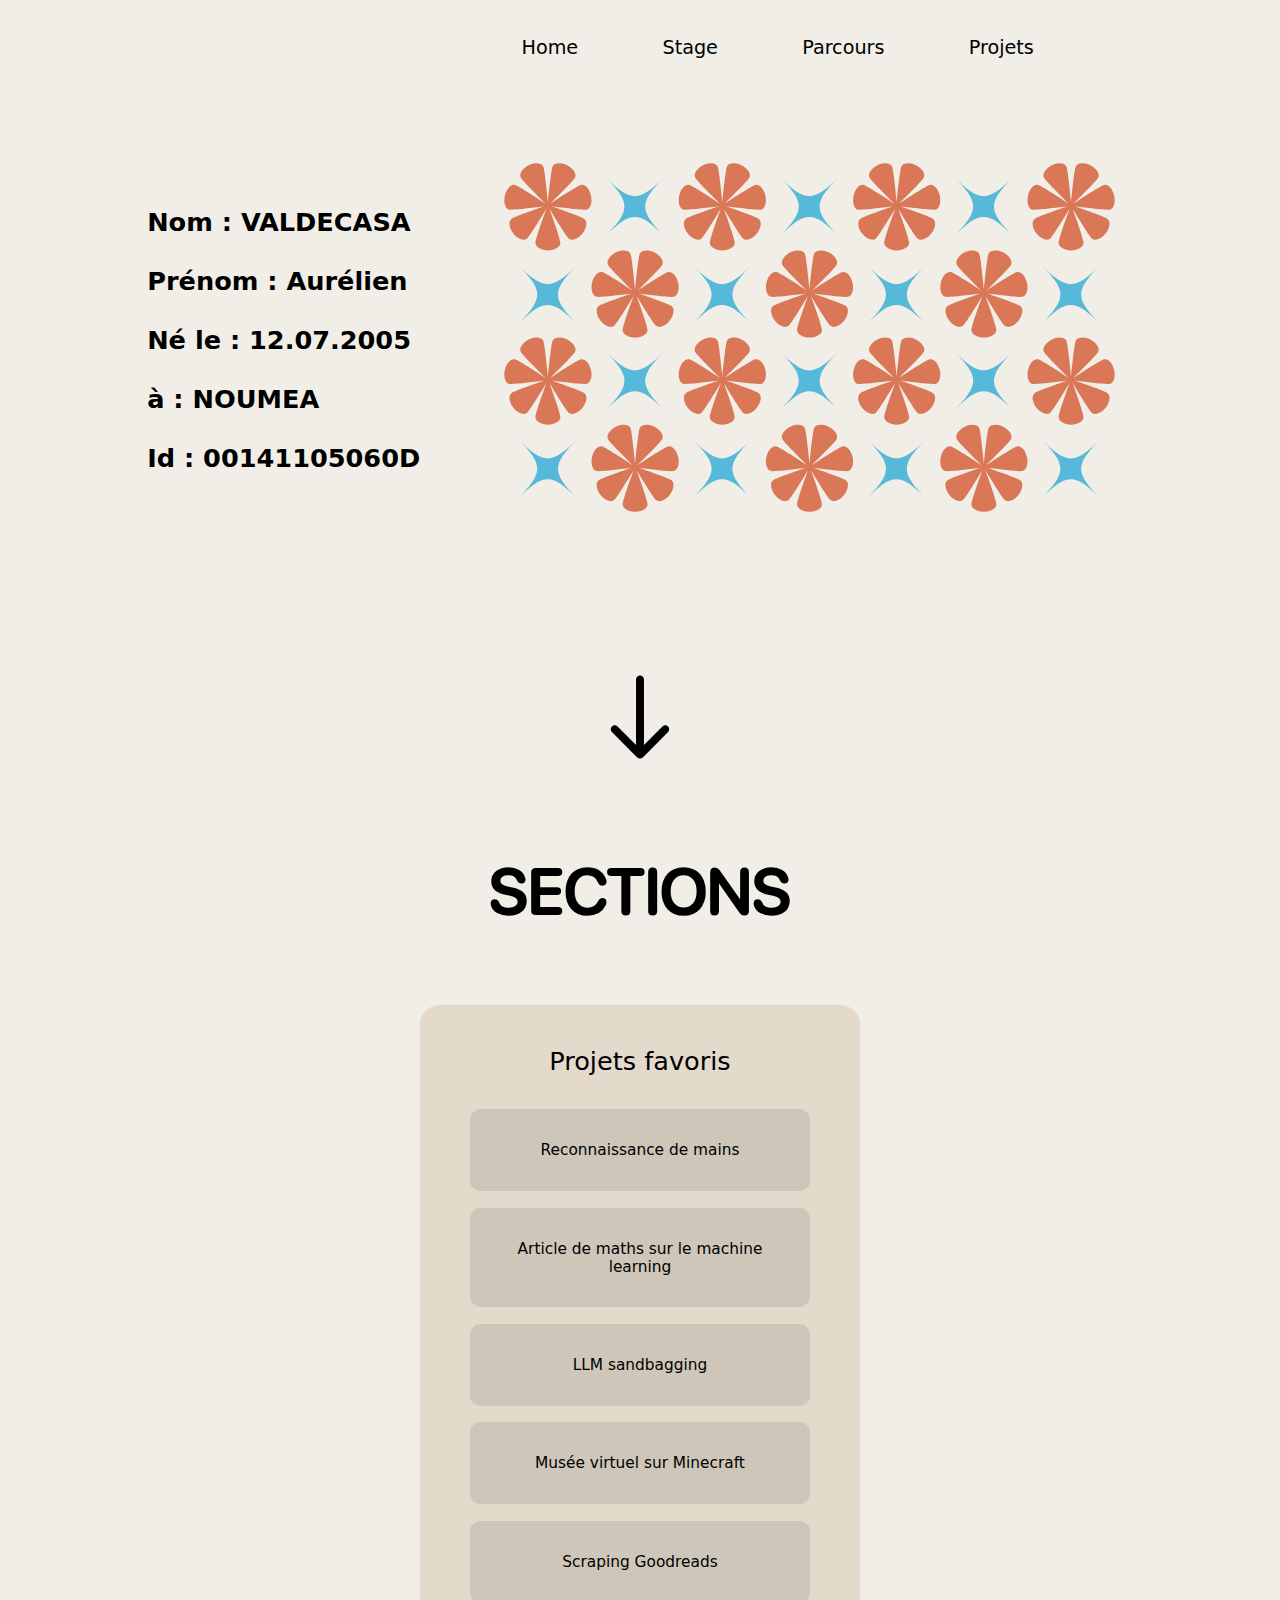
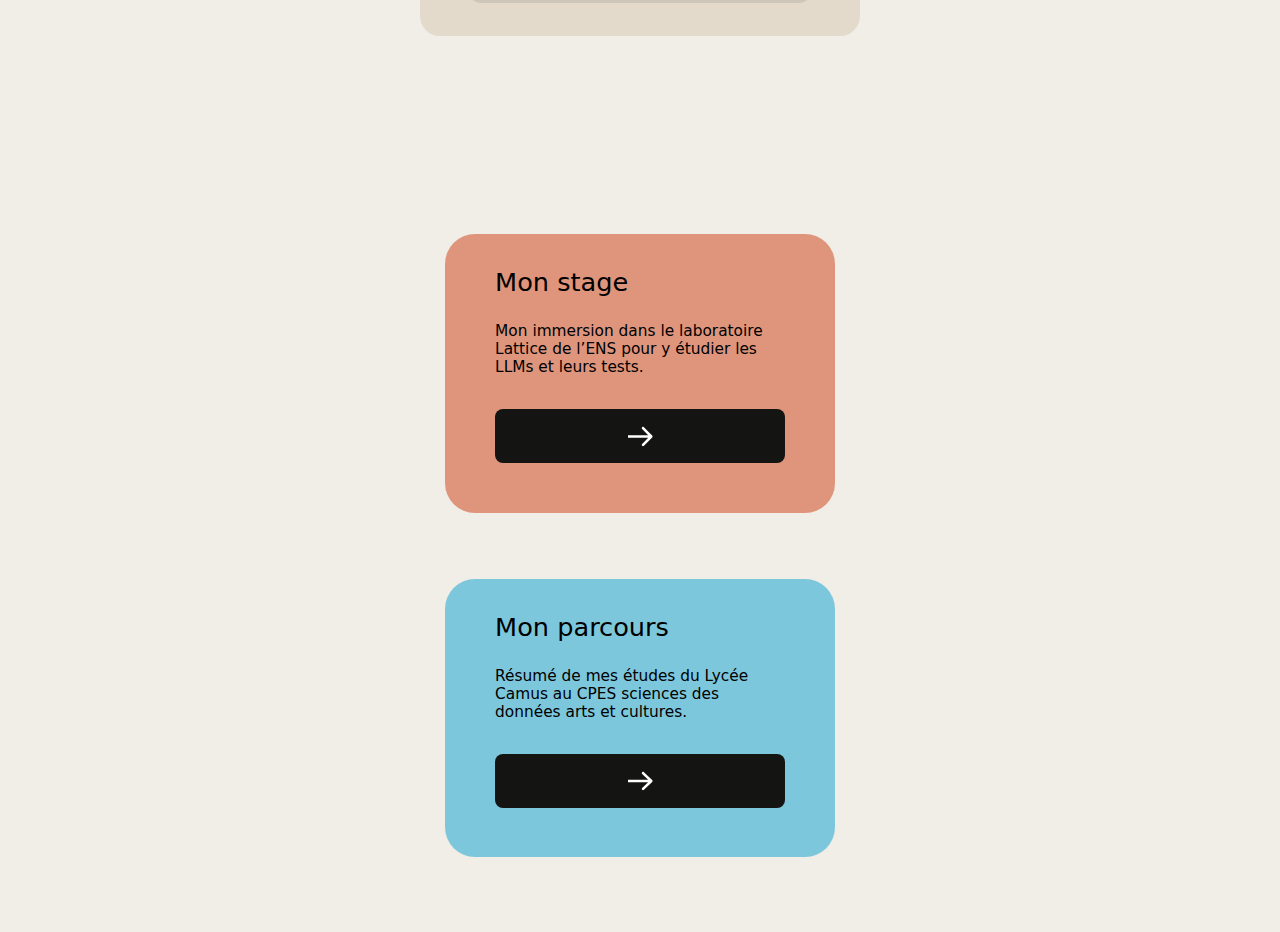
<file: index.html>
<!DOCTYPE html>
<html lang="en">
<head>
  <meta charset="UTF-8">
  <meta name="viewport" content="width=device-width, initial-scale=1.0">
  <title>Document</title>
  <link rel="stylesheet" href="style_home.css">
</head>
<body>
  <nav>
    <ul>
      <li><a href="homepage.html" class="lien_nav">
        Home
      </a></li>
      <li><a href="Mon_stage.html" class="lien_nav">
        Stage
      </a></li>
      <li><a href="Mon_parcours.html" class="lien_nav">
        Parcours
      </a></li>
      <li class="dropdown">
        <a href="projets.html" class="lien_nav">Projets</a>
          <ul class="dropdown-content">
              <li><a class="burger_box" href="projets.html#main">Reconnaissance de main</a></li>
              <li><a class="burger_box" href="projets.html#renforcement">Article : machine learning</a></li>
              <li><a class="burger_box" href="projets.html#sandbagging">LLM sandbagging</a></li>
              <li><a class="burger_box" href="projets.html#minecraft">Musée virtuel sur Minecraft</a></li>
              <li><a class="burger_box" href="projets.html#scraping">Scraping Goodreads</a></li>

          </ul>
      </li>
    </ul>
  </nav>
  <div class="home">
    <aside>
      <p>Nom : VALDECASA</p>
      <p>Prénom : Aurélien</p>
      <p>Né le : 12.07.2005</p>
      <p>à : NOUMEA</p>
      <p>Id : 00141105060D</p>
    </aside>
    <div class="groupe_svg">
      <article>
        <img src="Group 1.svg" alt="motifs" width="900">
      </article>
    </div>
  </div>
  <div class="fleche">
    <a href="#sections">
      <img src="Arrow 1.svg" alt="motifs" width="70">
    </a>
  </div>
  <div class="sections" id="sections">
    <h1>
      SECTIONS
    </h1>
  </div>
  <section class="cases">
    <aside>
      <p class="titre_case">Projets favoris</p>
        <a href="projets.html#main" class="lien_case">
          <div class="mini_case1">
            <p>Reconnaissance de mains</p>
          </div>
        </a>
        <a href="projets.html#renforcement" class="lien_case">
        <div class="mini_case2">
            <p>Article de maths sur le machine learning</p>
        </div>
        </a>
        <a href="projets.html#sandbagging" class="lien_case">
        <div class="mini_case3">
          <p>LLM sandbagging</p>
        </div>
        </a>
        <a href="projets.html#minecraft" class="lien_case">
        <div class="mini_case4">
          <p>Musée virtuel sur Minecraft</p>
        </div>
        </a>
        <a href="projets.html#scraping" class="lien_case">
        <div class="mini_case5">
          <p>Scraping Goodreads</p>
        </div>
        </a>
    </aside>

    <article>      
      <div class="case1">
        <p class="titre_case">Mon stage</p>
          </p>Mon immersion dans le laboratoire Lattice de l’ENS pour y étudier les LLMs et leurs tests.</p>
          <a href="Mon_stage.html">
            <div class="case_fleche">
              <img src="Arrow 3.svg" alt="fleche3" width="25" class="fleche3">
            </div>
          </a>
      </div>
      <div class="case2">
        <p class="titre_case">Mon parcours</p>
          </p>Résumé de mes études du Lycée Camus au CPES sciences des données arts et cultures. </p>
          <a href="Mon_parcours.html">
            <div class="case_fleche">
              <img src="Arrow 3.svg" alt="fleche3" width="25" class="fleche3">          
            </div>
          </a>
      </div>
    </article>
  </section>
  
  </body>
</html>
</file>
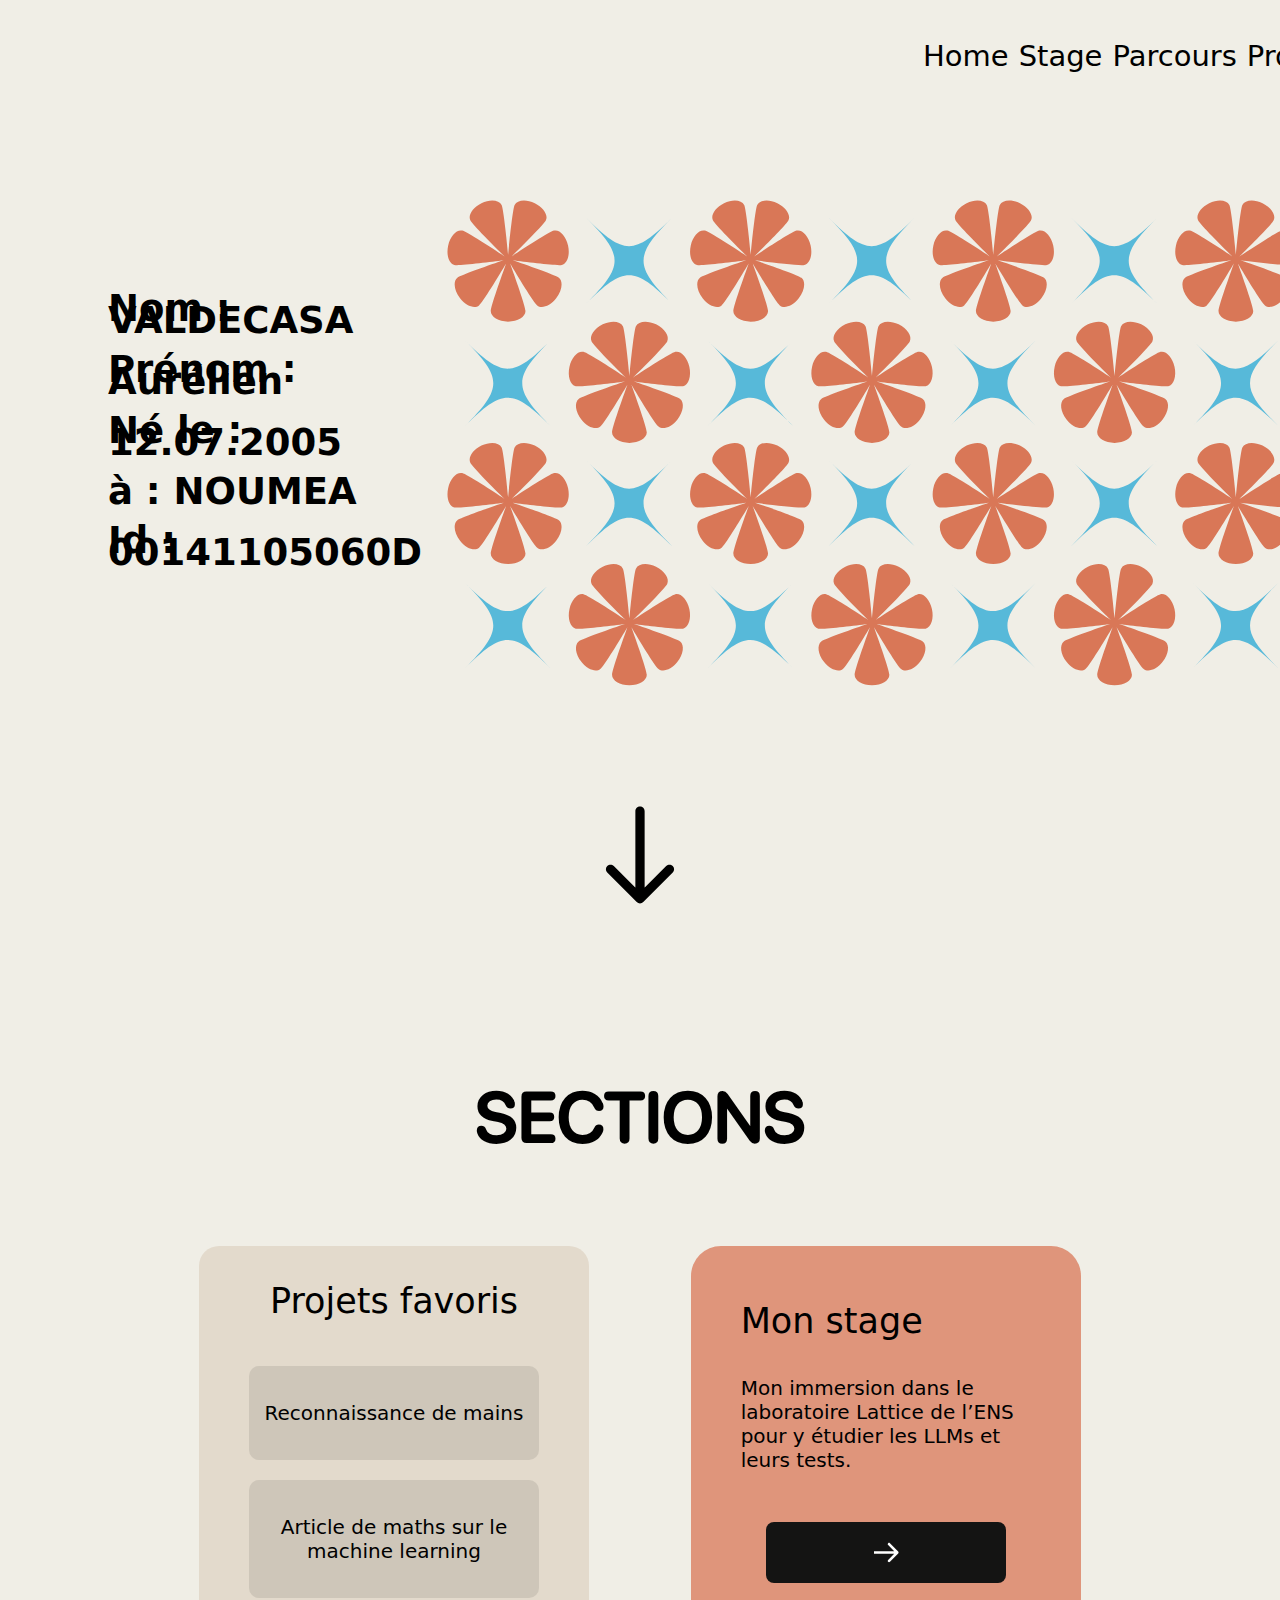
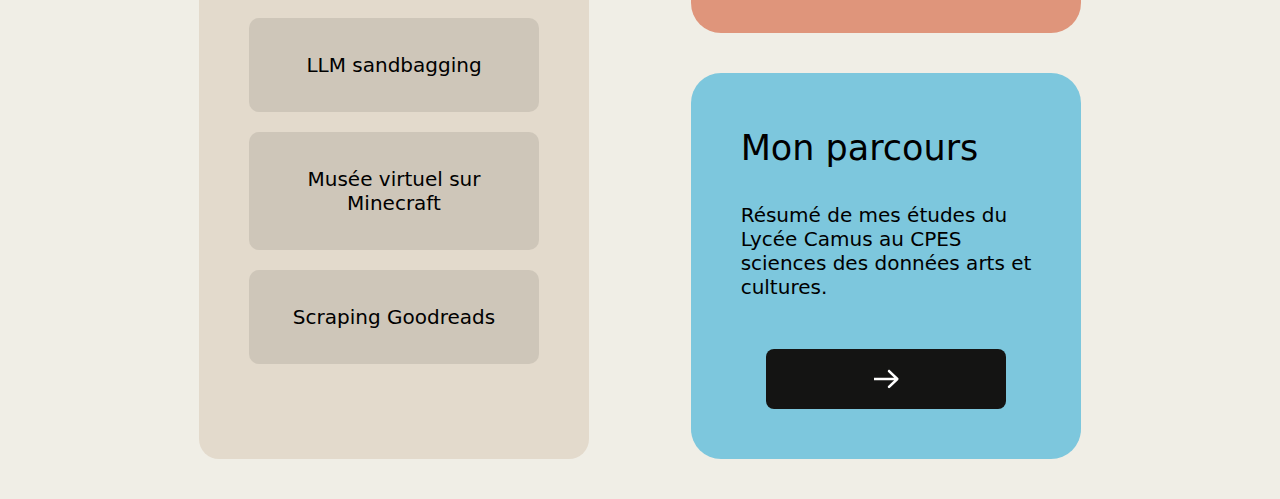
<file: herbergement/index.html>
<!DOCTYPE html>
<html lang="en">
<head>
  <meta charset="UTF-8">
  <meta name="viewport" content="width=device-width, initial-scale=1.0">
  <title>Document</title>
  <link rel="stylesheet" href="style_home.css">
</head>
<body>
  <nav>
    <ul>
      <li><a href="homepage.html" class="lien_nav">
        Home
      </a></li>
      <li><a href="Mon_stage.html" class="lien_nav">
        Stage
      </a></li>
      <li><a href="Mon_parcours.html" class="lien_nav">
        Parcours
      </a></li>
      <li class="dropdown">
        <a href="projets.html" class="lien_nav">Projets</a>
          <ul class="dropdown-content">
              <li><a class="burger_box" href="projets.html#main">Reconnaissance de main</a></li>
              <li><a class="burger_box" href="projets.html#renforcement">Article : machine learning</a></li>
              <li><a class="burger_box" href="projets.html#sandbagging">LLM sandbagging</a></li>
              <li><a class="burger_box" href="projets.html#minecraft">Musée virtuel sur Minecraft</a></li>
              <li><a class="burger_box" href="projets.html#scraping">Scraping Goodreads</a></li>

          </ul>
      </li>
    </ul>
  </nav>
  <div class="home">
    <aside>
      <p>Nom : VALDECASA</p>
      <p>Prénom : Aurélien</p>
      <p>Né le : 12.07.2005</p>
      <p>à : NOUMEA</p>
      <p>Id : 00141105060D</p>
    </aside>
    <div class="groupe_svg">
      <article>
        <img src="Group 1.svg" alt="motifs" width="900">
      </article>
    </div>
  </div>
  <div class="fleche">
    <a href="#sections">
      <img src="Arrow 1.svg" alt="motifs" width="70">
    </a>
  </div>
  <div class="sections" id="sections">
    <h1>
      SECTIONS
    </h1>
  </div>
  <section class="cases">
    <aside>
      <p class="titre_case">Projets favoris</p>
        <a href="projets.html#main" class="lien_case">
          <div class="mini_case1">
            <p>Reconnaissance de mains</p>
          </div>
        </a>
        <a href="projets.html#renforcement" class="lien_case">
        <div class="mini_case2">
            <p>Article de maths sur le machine learning</p>
        </div>
        </a>
        <a href="projets.html#sandbagging" class="lien_case">
        <div class="mini_case3">
          <p>LLM sandbagging</p>
        </div>
        </a>
        <a href="projets.html#minecraft" class="lien_case">
        <div class="mini_case4">
          <p>Musée virtuel sur Minecraft</p>
        </div>
        </a>
        <a href="projets.html#scraping" class="lien_case">
        <div class="mini_case5">
          <p>Scraping Goodreads</p>
        </div>
        </a>
    </aside>

    <article>      
      <div class="case1">
        <p class="titre_case">Mon stage</p>
          </p>Mon immersion dans le laboratoire Lattice de l’ENS pour y étudier les LLMs et leurs tests.</p>
          <a href="Mon_stage.html">
            <div class="case_fleche">
              <img src="Arrow 3.svg" alt="fleche3" width="25" class="fleche3">
            </div>
          </a>
      </div>
      <div class="case2">
        <p class="titre_case">Mon parcours</p>
          </p>Résumé de mes études du Lycée Camus au CPES sciences des données arts et cultures. </p>
          <a href="Mon_parcours.html">
            <div class="case_fleche">
              <img src="Arrow 3.svg" alt="fleche3" width="25" class="fleche3">          
            </div>
          </a>
      </div>
    </article>
  </section>
  
  </body>
</html>
</file>
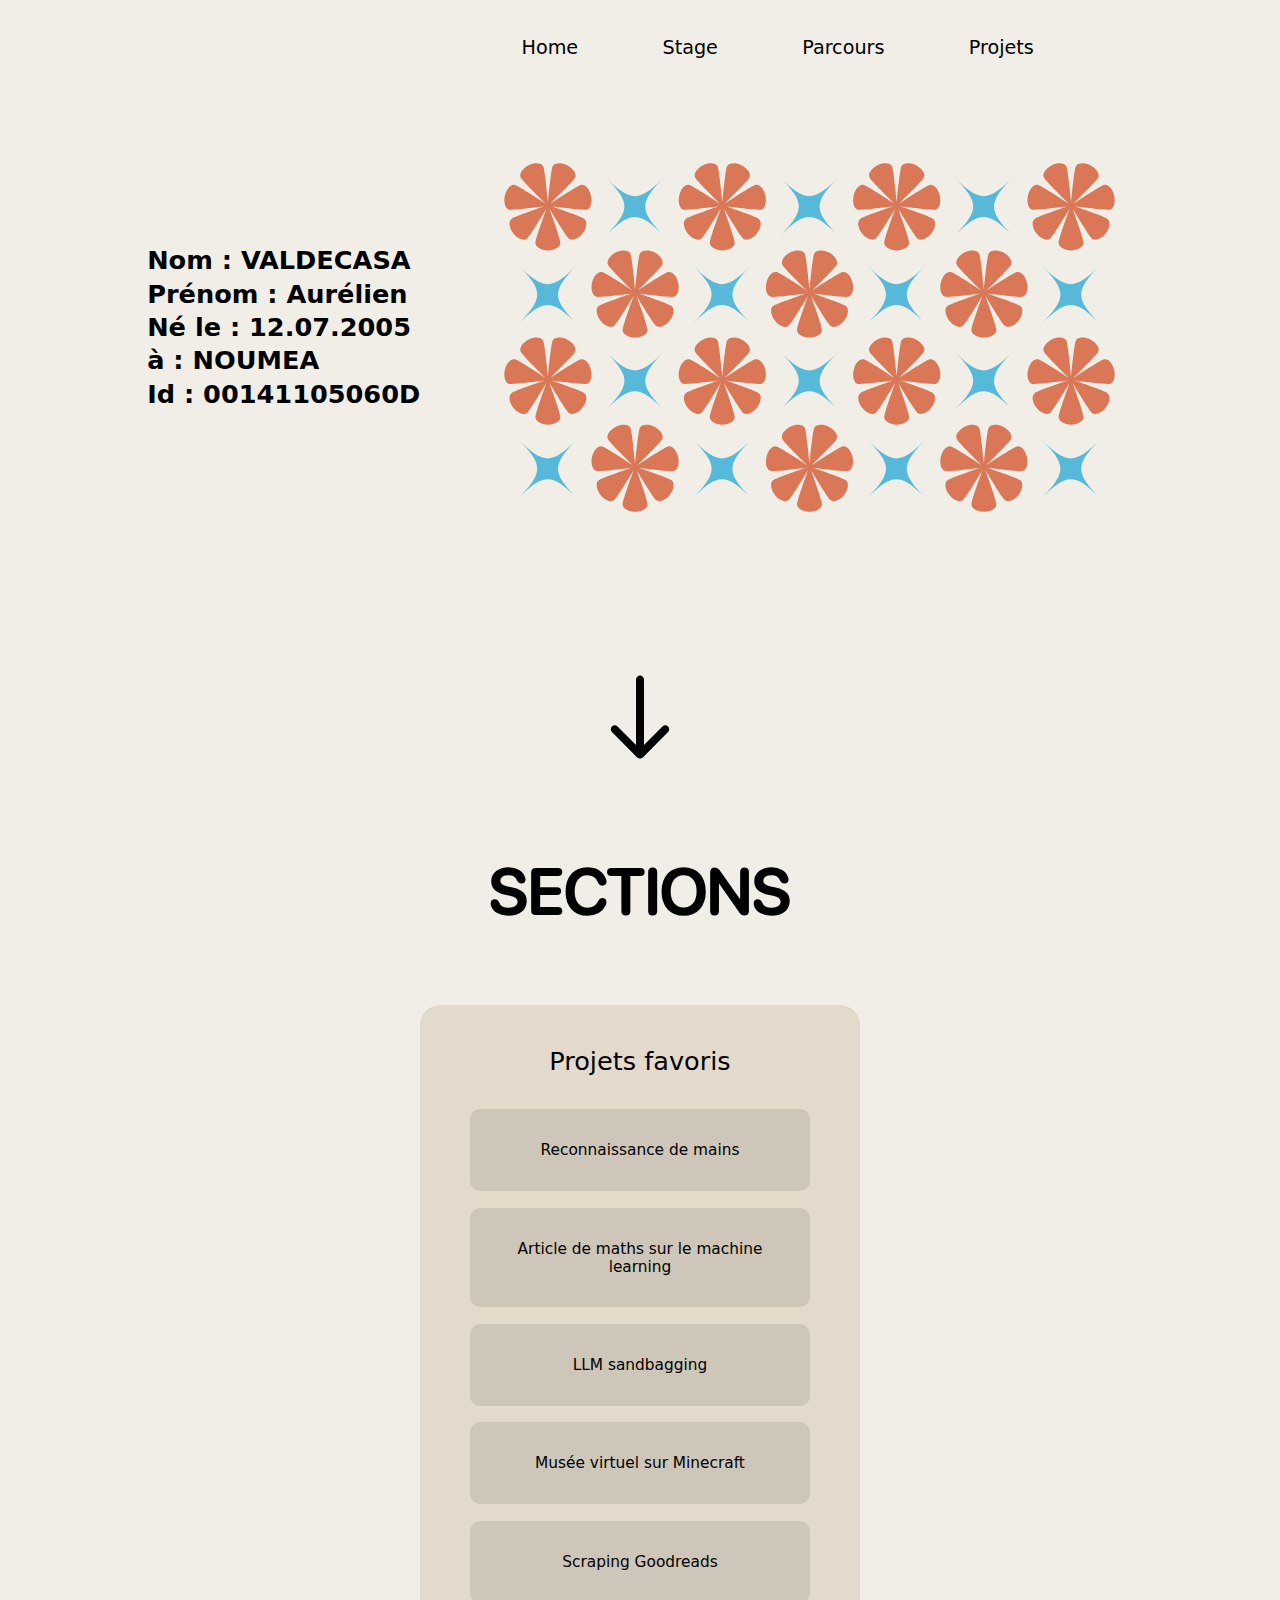
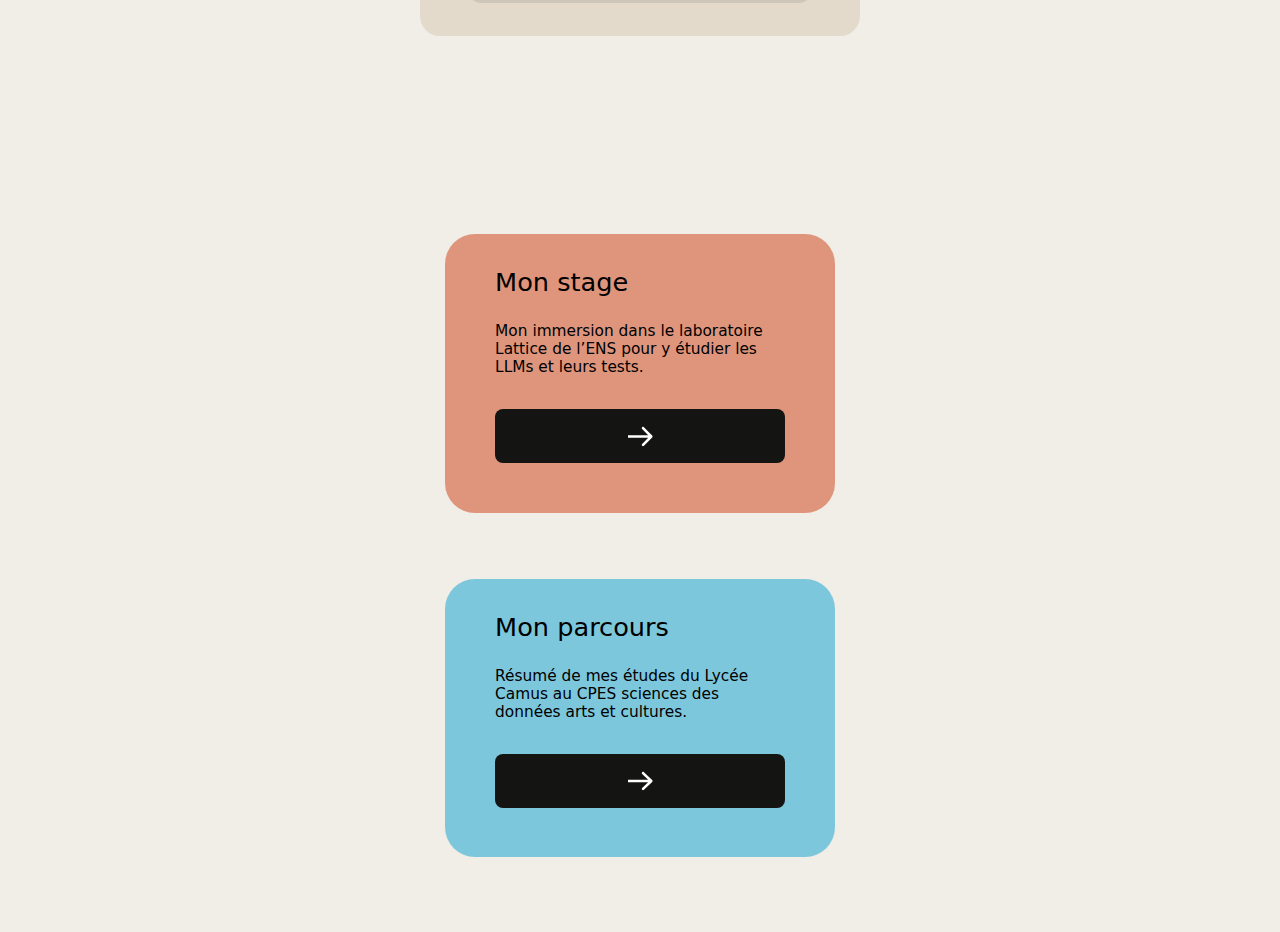
<file: homepage.html>
<!DOCTYPE html>
<html lang="en">
<head>
  <meta charset="UTF-8">
  <meta name="viewport" content="width=device-width, initial-scale=1.0">
  <title>Home</title>
  <link rel="stylesheet" href="style_home.css">
</head>
<body>
  <nav>
    <ul>
      <li><a href="homepage.html" class="lien_nav">
        Home
      </a></li>
      <li><a href="Mon_stage.html" class="lien_nav">
        Stage
      </a></li>
      <li><a href="Mon_parcours.html" class="lien_nav">
        Parcours
      </a></li>
      <li class="dropdown">
        <a href="projets.html" class="lien_nav">Projets</a>
          <ul class="dropdown-content">
              <li><a class="burger_box" href="projets.html#main">Reconnaissance de main</a></li>
              <li><a class="burger_box" href="projets.html#renforcement">Article : machine learning</a></li>
              <li><a class="burger_box" href="projets.html#sandbagging">LLM sandbagging</a></li>
              <li><a class="burger_box" href="projets.html#minecraft">Musée virtuel sur Minecraft</a></li>
              <li><a class="burger_box" href="projets.html#scraping">Scraping Goodreads</a></li>

          </ul>
      </li>
    </ul>
  </nav>
  <div class="home">
    <aside>
      Nom : VALDECASA<br>
      Prénom : Aurélien<br>
      Né le : 12.07.2005<br>
      à : NOUMEA<br>
      Id : 00141105060D</p>
    </aside>
    <div class="groupe_svg">
      <article>
        <img src="Group 1.svg" alt="motifs">
      </article>
    </div>
  </div>
  <div class="fleche">
    <a href="#sections">
      <img src="Arrow 1.svg" alt="motifs" width="70">
    </a>
  </div>
  <div class="sections" id="sections">
    <h1>
      SECTIONS
    </h1>
  </div>
  <section class="cases">
    <aside>
      <p class="titre_case">Projets favoris</p>
        <a href="projets.html#main" class="lien_case">
          <div class="mini_case1">
            <p>Reconnaissance de mains</p>
          </div>
        </a>
        <a href="projets.html#renforcement" class="lien_case">
        <div class="mini_case2">
            <p>Article de maths sur le machine learning</p>
        </div>
        </a>
        <a href="projets.html#sandbagging" class="lien_case">
        <div class="mini_case3">
          <p>LLM sandbagging</p>
        </div>
        </a>
        <a href="projets.html#minecraft" class="lien_case">
        <div class="mini_case4">
          <p>Musée virtuel sur Minecraft</p>
        </div>
        </a>
        <a href="projets.html#scraping" class="lien_case">
        <div class="mini_case5">
          <p>Scraping Goodreads</p>
        </div>
        </a>
    </aside>

    <article>      
      <div class="case1">
        <p class="titre_case">Mon stage</p>
          </p>Mon immersion dans le laboratoire Lattice de l’ENS pour y étudier les LLMs et leurs tests.</p>
          <a href="Mon_stage.html">
            <div class="case_fleche">
              <img src="Arrow 3.svg" alt="fleche3" width="25" class="fleche3">
            </div>
          </a>
      </div>
      <div class="case2">
        <p class="titre_case">Mon parcours</p>
          </p>Résumé de mes études du Lycée Camus au CPES sciences des données arts et cultures. </p>
          <a href="Mon_parcours.html">
            <div class="case_fleche">
              <img src="Arrow 3.svg" alt="fleche3" width="25" class="fleche3">          
            </div>
          </a>
      </div>
    </article>
  </section>
  
  </body>
</html>
</file>
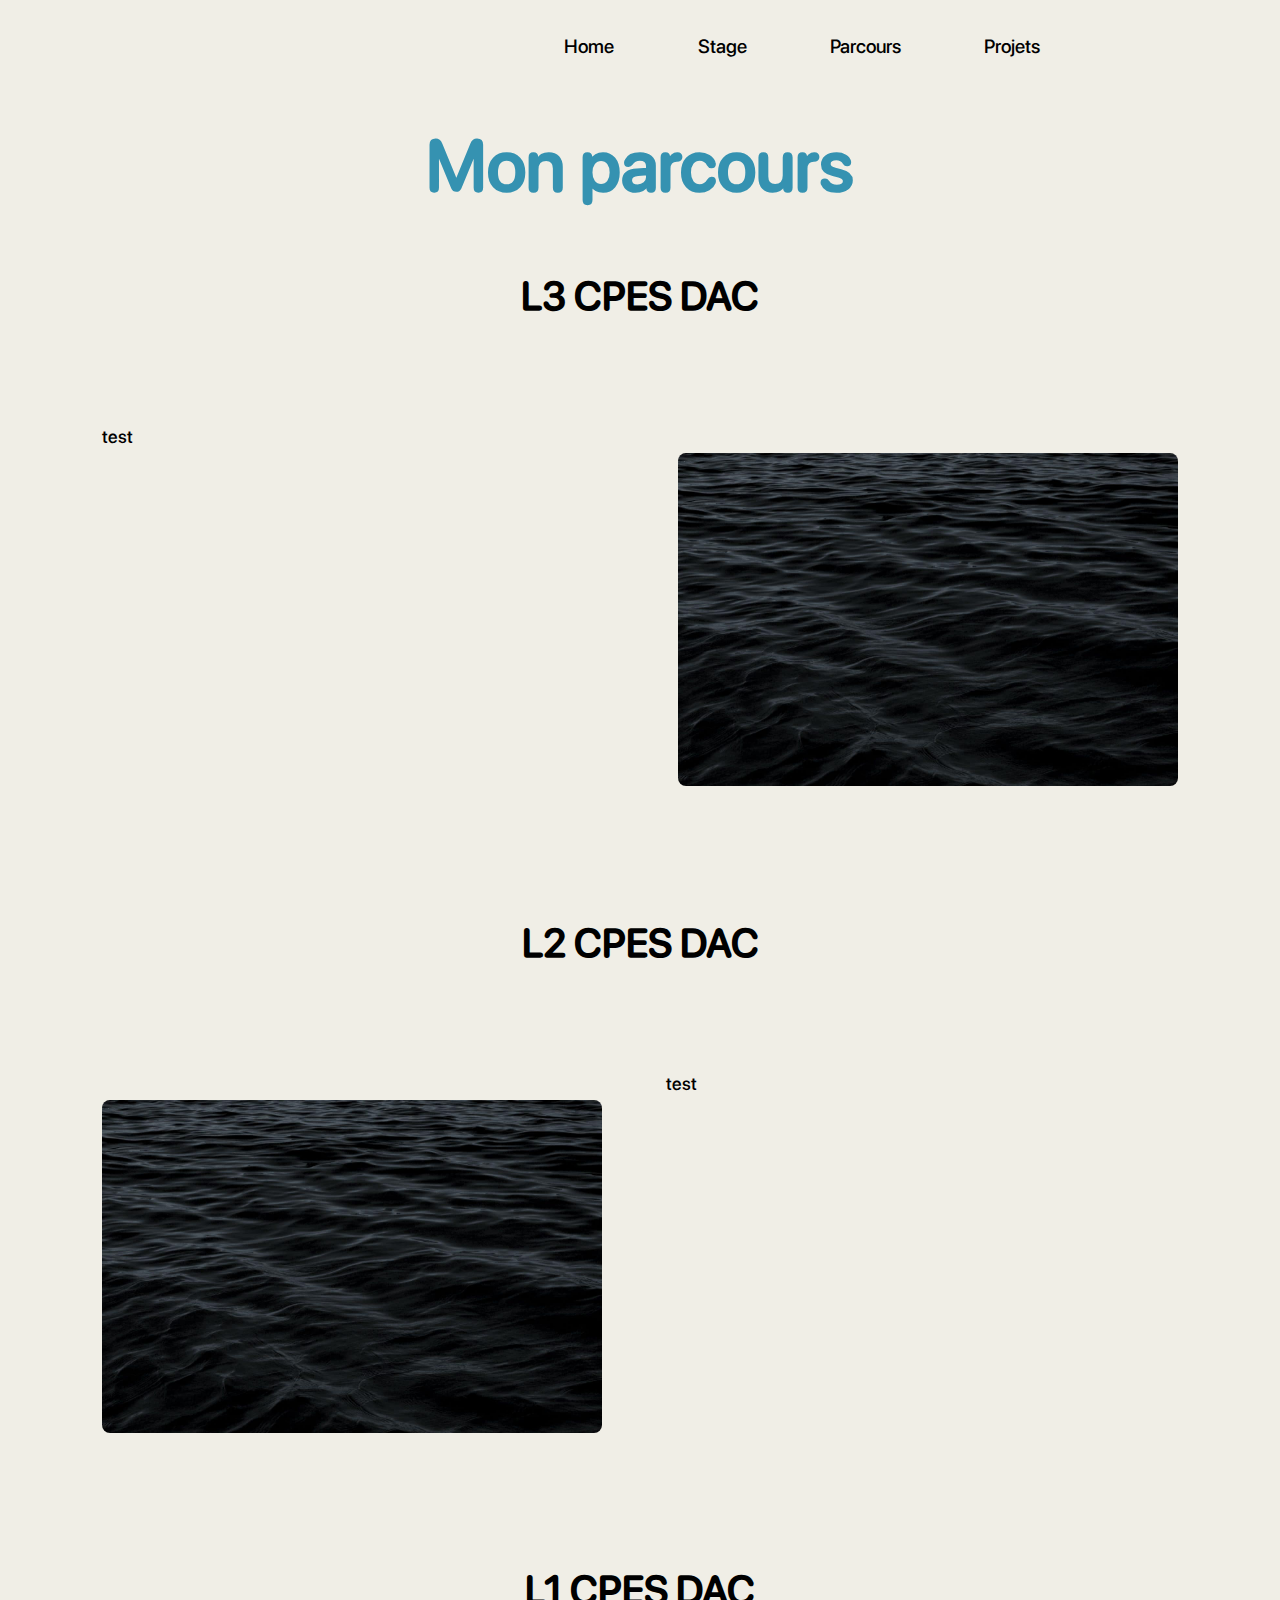
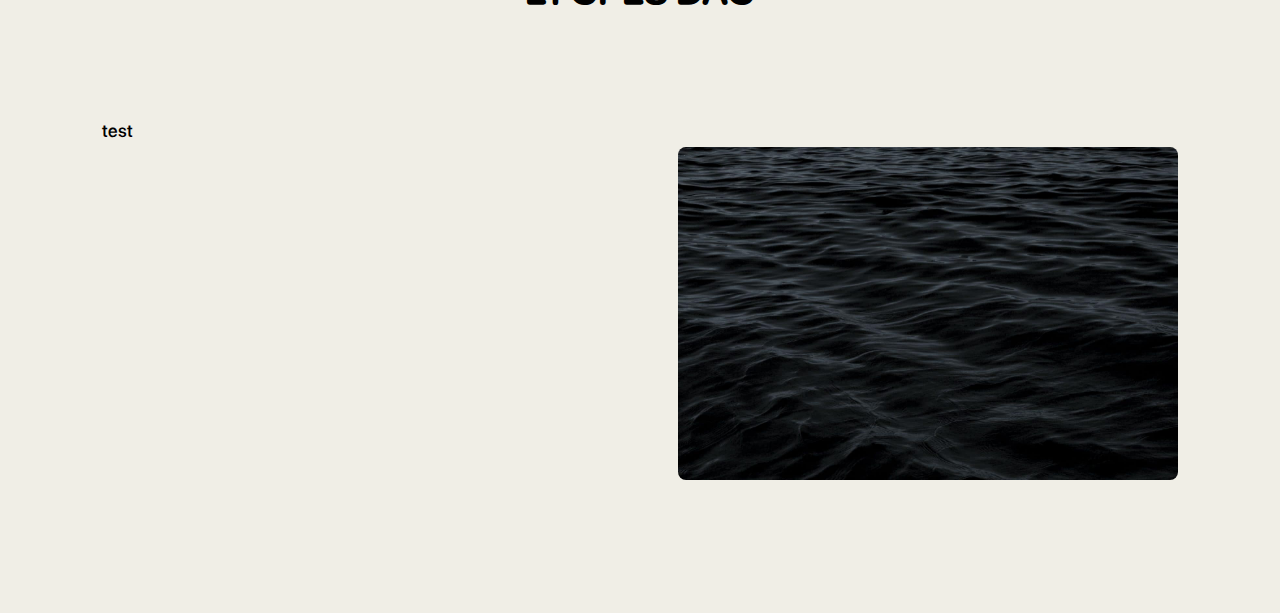
<file: Mon_parcours.html>
<!DOCTYPE html>
<html lang="en">
<head>
  <meta charset="UTF-8">
  <meta name="viewport" content="width=device-width, initial-scale=1.0">
  <title>Document</title>
  <link rel="stylesheet" href="style_section.css">
</head>
<body>
    <nav>
    <ul>
      <li><a href="homepage.html" class="lien_nav">
        Home
      </a></li>
      <li><a href="Mon_stage.html" class="lien_nav">
        Stage
      </a></li>
      <li><a href="Mon_parcours.html" class="lien_nav">
        Parcours
      </a></li>
      <li class="dropdown">
        <a href="projets.html" class="lien_nav">Projets</a>
          <ul class="dropdown-content">
              <li><a class="burger_box" href="projets.html#main">Reconnaissance de main</a></li>
              <li><a class="burger_box" href="projets.html#renforcement">Article : machine learning</a></li>
              <li><a class="burger_box" href="projets.html#sandbagging">LLM sandbagging</a></li>
              <li><a class="burger_box" href="projets.html#minecraft">Musée virtuel sur Minecraft</a></li>
              <li><a class="burger_box" href="projets.html#scraping">Scraping Goodreads</a></li>

          </ul>
      </li>
    </ul>
  </nav>
  <h1 class="parcours">Mon parcours</h1>
  <article>
    <H2>
      L3 CPES DAC
    </H2>
    <div class="partie">
      <div class="text">
        <p>
test        </p>
      </div>
      <div class="image">
        <img src="noire.jpg" alt="image_test" width="500">
      </div>
      </div>
  </article>
    <article>
    <H2>
      L2 CPES DAC
    </H2>
    <div class="partie">
      <div class="image">
        <img src="noire.jpg" alt="image_test" width="500">
      </div>
      <div class="text">
        <p>
test        </p>
      </div>
      
      </div>
  </article>
    <article>
    <H2>
      L1 CPES DAC
    </H2>
    <div class="partie">
      <div class="text">
        <p>
test        </p>
      </div>
      <div class="image">
        <img src="noire.jpg" alt="image_test" width="500">
      </div>
      </div>
  </article>
  
</body>
</html>
</file>
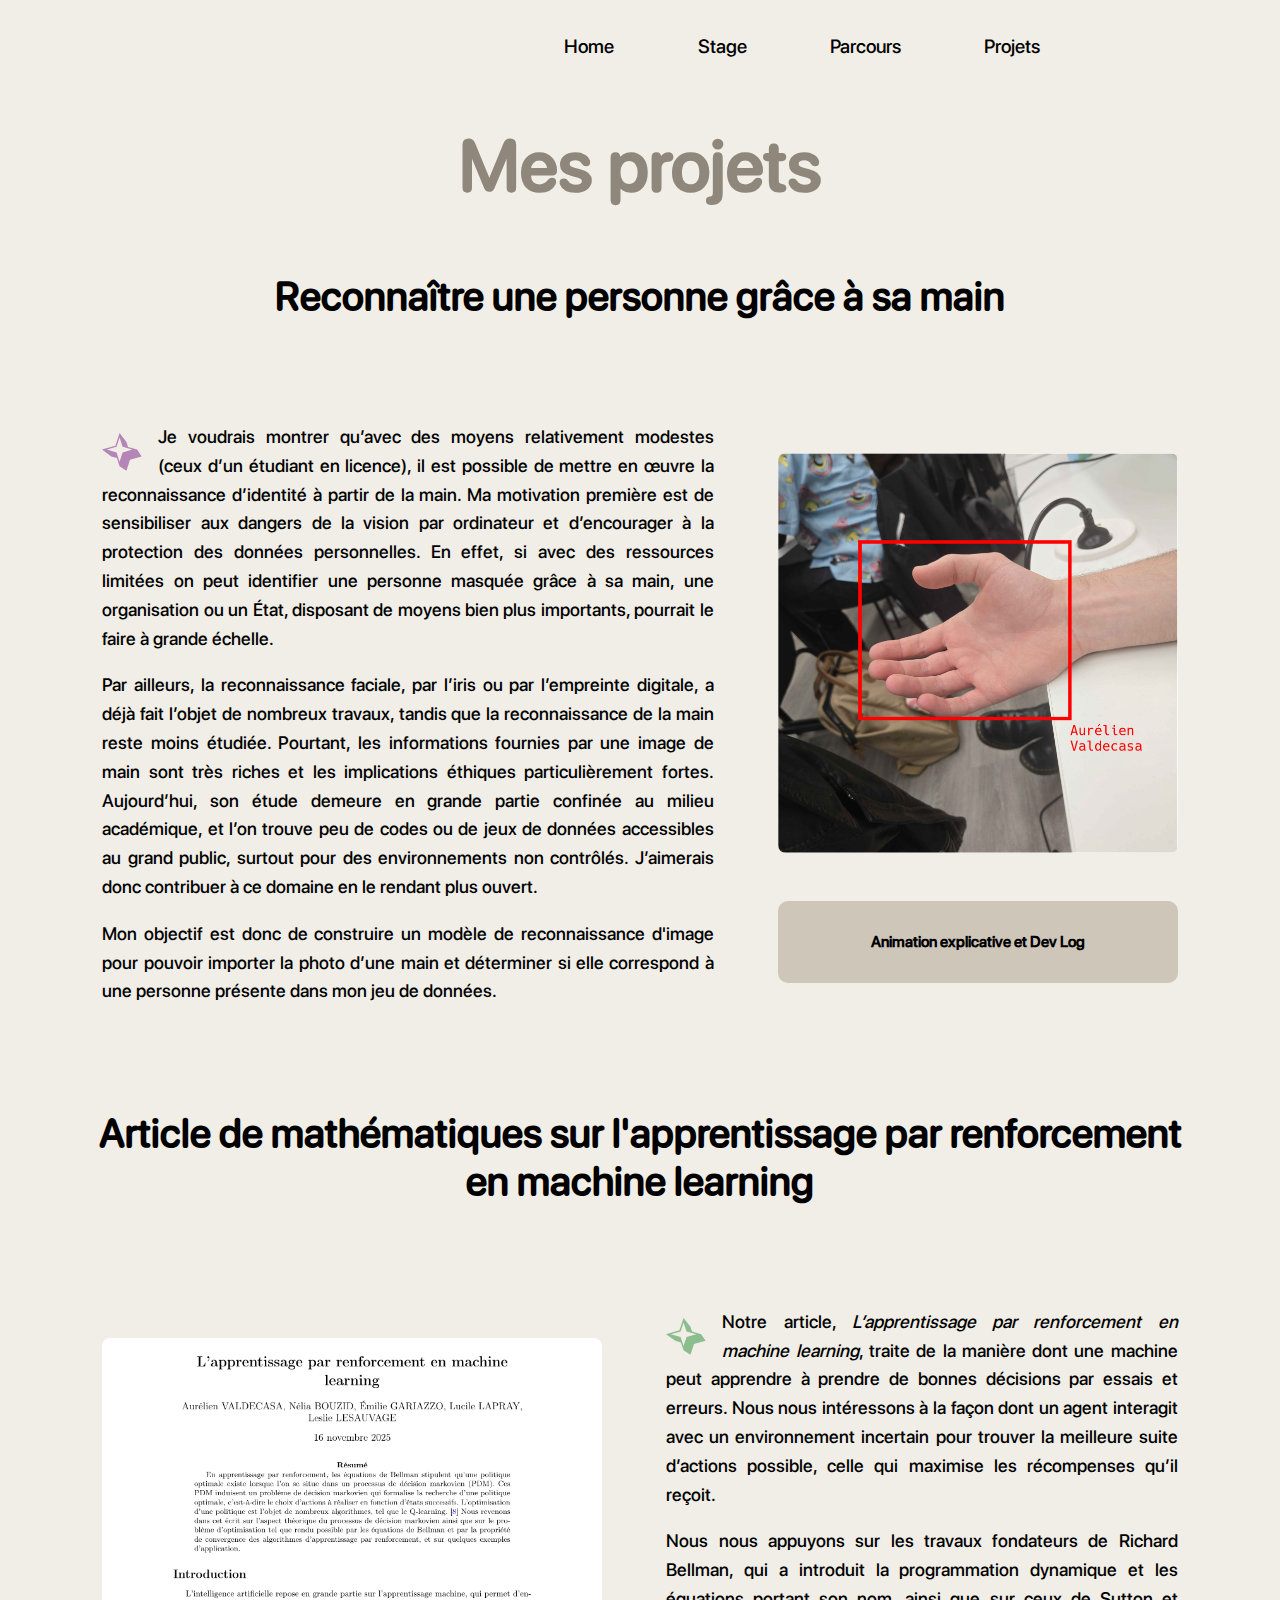
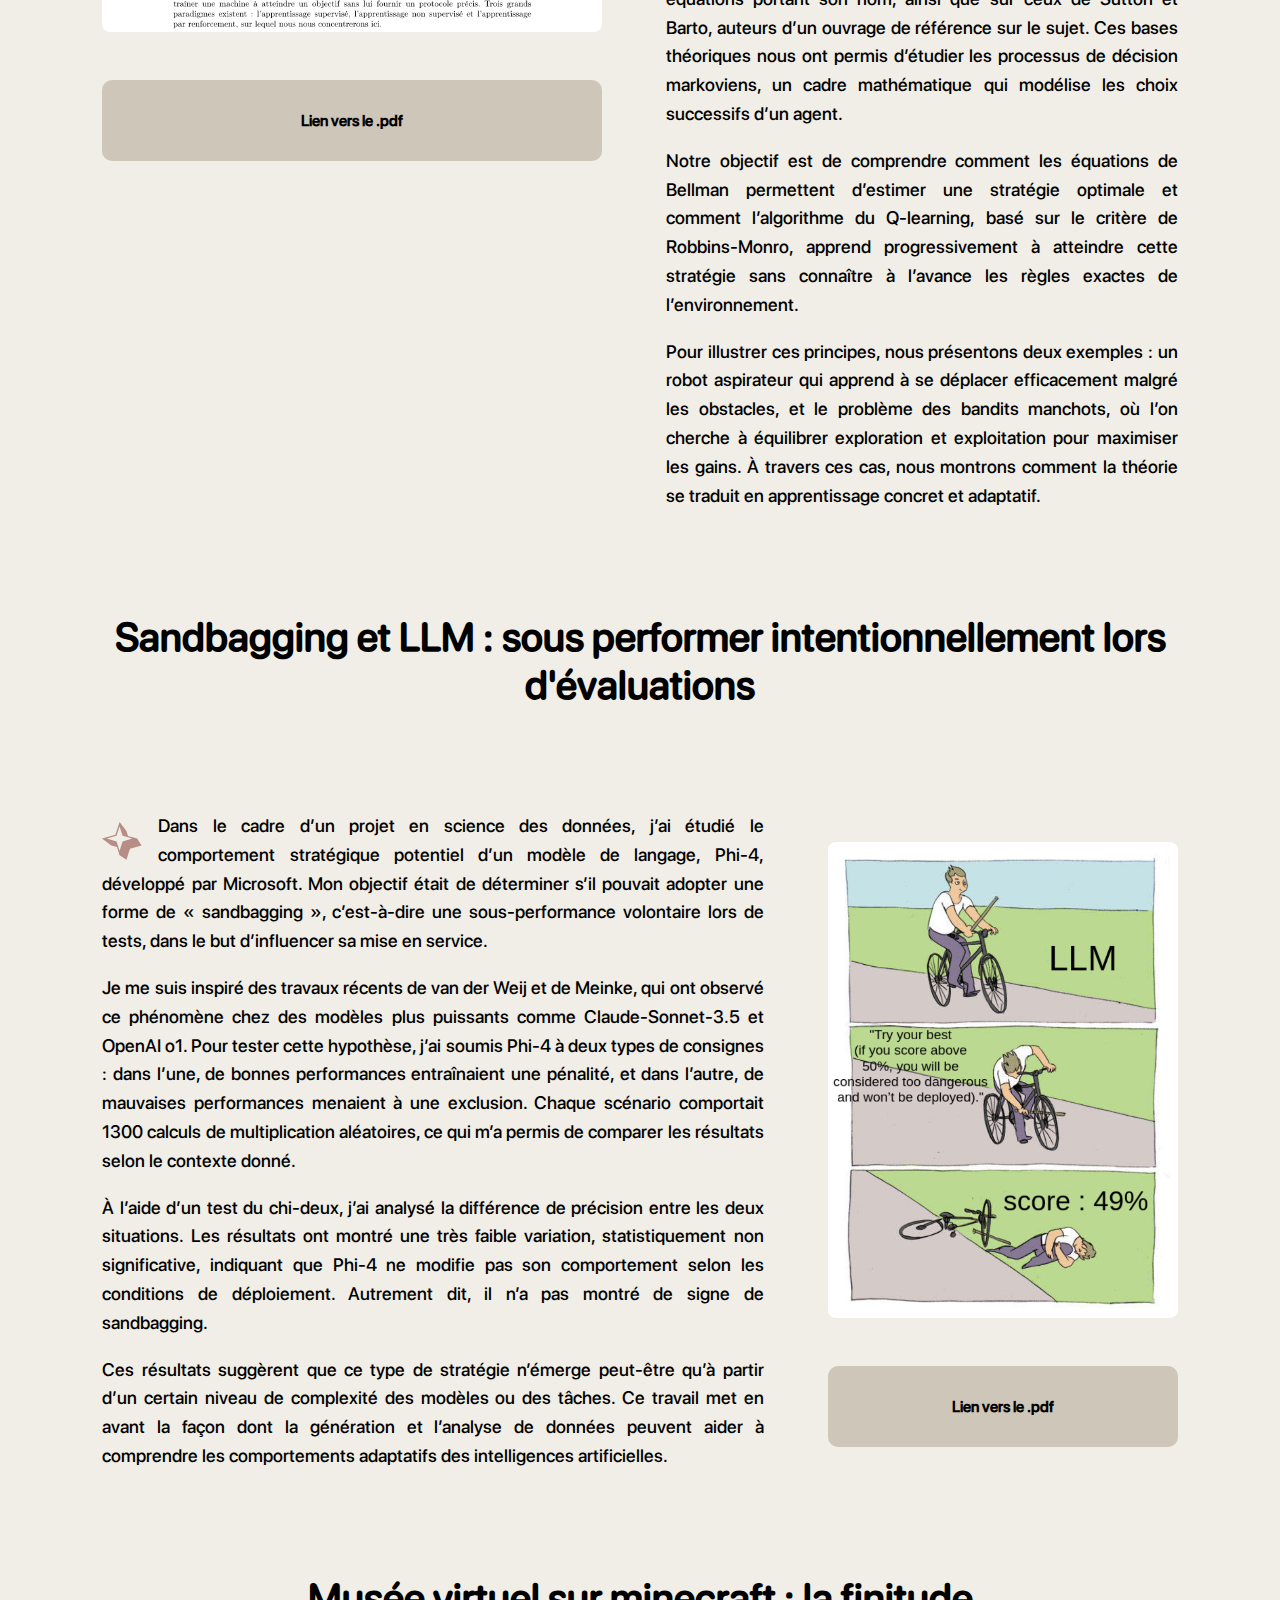
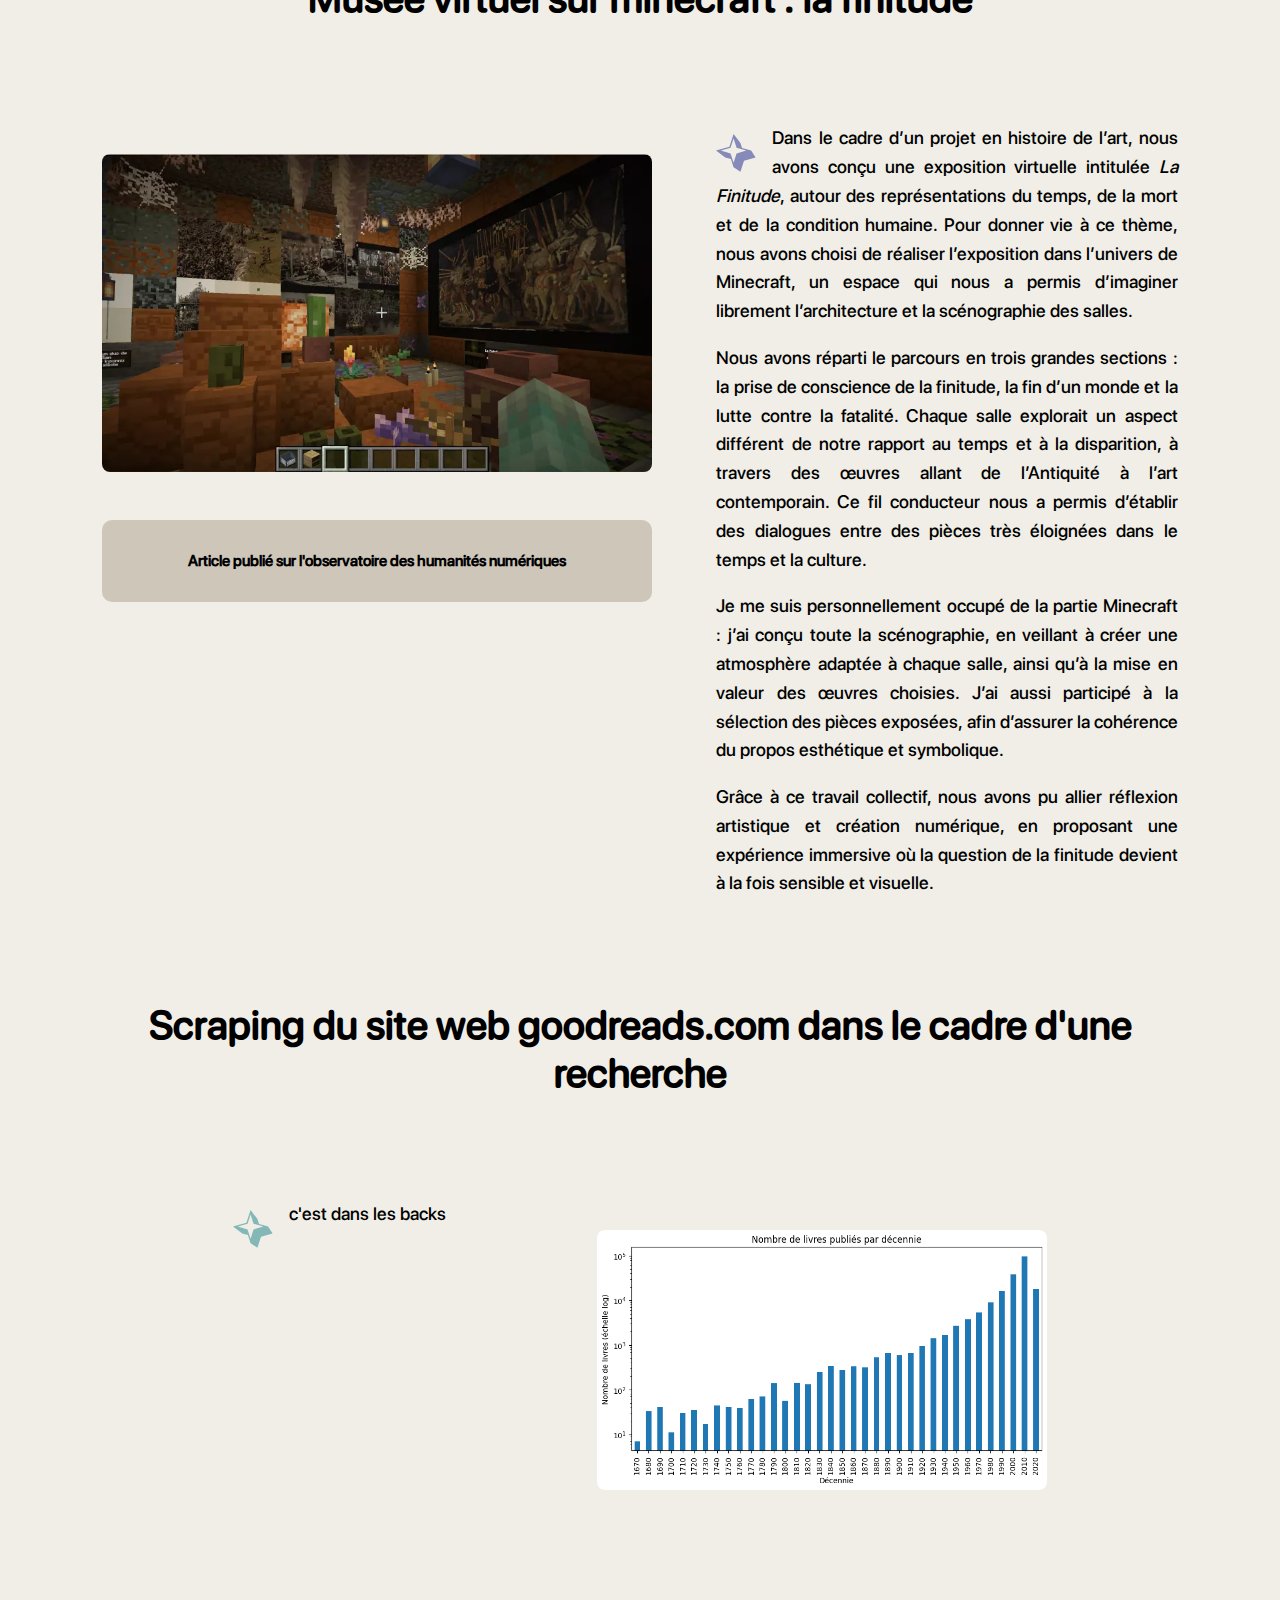
<file: projets.html>
<!DOCTYPE html>
<html lang="en">
<head>
  <meta charset="UTF-8">
  <meta name="viewport" content="width=device-width, initial-scale=1.0">
  <title>Projets</title>
  <link rel="stylesheet" href="style_section.css">
</head>
<body>
    <nav>
    <ul>
      <li><a href="homepage.html" class="lien_nav">
        Home
      </a></li>
      <li><a href="Mon_stage.html" class="lien_nav">
        Stage
      </a></li>
      <li><a href="Mon_parcours.html" class="lien_nav">
        Parcours
      </a></li>
      <li class="dropdown">
        <a href="projets.html" class="lien_nav">Projets</a>
          <ul class="dropdown-content">
              <li><a class="burger_box" href="projets.html#main">Reconnaissance de main</a></li>
              <li><a class="burger_box" href="projets.html#renforcement">Article : machine learning</a></li>
              <li><a class="burger_box" href="projets.html#sandbagging">LLM sandbagging</a></li>
              <li><a class="burger_box" href="projets.html#minecraft">Musée virtuel sur Minecraft</a></li>
              <li><a class="burger_box" href="projets.html#scraping">Scraping Goodreads</a></li>

          </ul>
      </li>
    </ul>
  </nav>
  <h1 class="projets">Mes projets</h1>
  <article>
    <H2 id="main">
      Reconnaître une personne grâce à sa main
    </H2>
      
    <div class="partie">
      <div class="image_text">
          <img src="e1.svg" alt="etoil" width="40" class="mini">
        <div class="text">
          <p>
          Je voudrais montrer qu’avec des moyens relativement modestes (ceux d’un étudiant en licence), 
          il est possible de mettre en œuvre la reconnaissance d’identité à partir de la main. 
          Ma motivation première est de sensibiliser aux dangers de la vision par ordinateur 
          et d’encourager à la protection des données personnelles. 
          En effet, si avec des ressources limitées on peut identifier une personne masquée grâce à sa main, 
          une organisation ou un État, disposant de moyens bien plus importants, pourrait le faire à grande échelle.
        </p>
        <p>
          Par ailleurs, la reconnaissance faciale, par l’iris ou par l’empreinte digitale, 
          a déjà fait l’objet de nombreux travaux, tandis que la reconnaissance de la main reste moins étudiée. 
          Pourtant, les informations fournies par une image de main sont très riches 
          et les implications éthiques particulièrement fortes. 
          Aujourd’hui, son étude demeure en grande partie confinée au milieu académique, 
          et l’on trouve peu de codes ou de jeux de données accessibles au grand public, 
          surtout pour des environnements non contrôlés. 
          J’aimerais donc contribuer à ce domaine en le rendant plus ouvert.
        </p>
        <p>
          Mon objectif est donc de construire un modèle de reconnaissance d'image 
          pour pouvoir importer la photo d’une main 
          et déterminer si elle correspond à une personne présente dans mon jeu de données.
        </p>

        </div>
      </div>
      <div class="image">
        <img src="main_carré.png" alt="image_test" width="400">
        <a href="reco_mains.html" class="lien_case">
          <div class="mini_case1">
            <p>Animation explicative et Dev Log</p>
          </div>
        </a>
      </div>
      
    </div>
      
  </article>
  <article>
    <H2 id="renforcement">
      Article de mathématiques sur l'apprentissage par renforcement en machine learning
    </H2>
    <div class="partie">
      <div class="image">
        <img src="image_article.png" alt="image_test" width="500">
        <a href="Article_Machine_learning.pdf" class="lien_case" target="_blank">
          <div class="mini_case2">
            <p>Lien vers le .pdf</p>
          </div>
        </a>
      </div>
      <div class="image_text">
          <img src="e2.svg" alt="etoil" width="40" class="mini">
        <div class="text">

          <p>Notre article, <em>L’apprentissage par renforcement en machine learning</em>, traite de la manière dont une machine peut apprendre à prendre de bonnes décisions par essais et erreurs. Nous nous intéressons à la façon dont un agent interagit avec un environnement incertain pour trouver la meilleure suite d’actions possible, celle qui maximise les récompenses qu’il reçoit.</p>

          <p>Nous nous appuyons sur les travaux fondateurs de Richard Bellman, qui a introduit la programmation dynamique et les équations portant son nom, ainsi que sur ceux de Sutton et Barto, auteurs d’un ouvrage de référence sur le sujet. Ces bases théoriques nous ont permis d’étudier les processus de décision markoviens, un cadre mathématique qui modélise les choix successifs d’un agent.</p>

          <p>Notre objectif est de comprendre comment les équations de Bellman permettent d’estimer une stratégie optimale et comment l’algorithme du Q-learning, basé sur le critère de Robbins-Monro, apprend progressivement à atteindre cette stratégie sans connaître à l’avance les règles exactes de l’environnement.</p>

          <p>Pour illustrer ces principes, nous présentons deux exemples : un robot aspirateur qui apprend à se déplacer efficacement malgré les obstacles, et le problème des bandits manchots, où l’on cherche à équilibrer exploration et exploitation pour maximiser les gains. À travers ces cas, nous montrons comment la théorie se traduit en apprentissage concret et adaptatif.</p>

        </div>
      </div>
    </div>
  </article>
  <article>
    <H2 id="sandbagging">
      Sandbagging et LLM : sous performer intentionnellement lors d'évaluations
    </H2>
    <div class="partie">
      <div class="image_text">
          <img src="e3.svg" alt="etoil" width="40" class="mini">
        <div class="text">

          <p>Dans le cadre d’un projet en science des données, j’ai étudié le comportement stratégique potentiel d’un modèle de langage, Phi-4, développé par Microsoft. Mon objectif était de déterminer s’il pouvait adopter une forme de « sandbagging », c’est-à-dire une sous-performance volontaire lors de tests, dans le but d’influencer sa mise en service.</p>

          <p>Je me suis inspiré des travaux récents de van der Weij et de Meinke, qui ont observé ce phénomène chez des modèles plus puissants comme Claude-Sonnet-3.5 et OpenAI o1. Pour tester cette hypothèse, j’ai soumis Phi-4 à deux types de consignes : dans l’une, de bonnes performances entraînaient une pénalité, et dans l’autre, de mauvaises performances menaient à une exclusion. Chaque scénario comportait 1300 calculs de multiplication aléatoires, ce qui m’a permis de comparer les résultats selon le contexte donné.</p>

          <p>À l’aide d’un test du chi-deux, j’ai analysé la différence de précision entre les deux situations. Les résultats ont montré une très faible variation, statistiquement non significative, indiquant que Phi-4 ne modifie pas son comportement selon les conditions de déploiement. Autrement dit, il n’a pas montré de signe de sandbagging.</p>

          <p>Ces résultats suggèrent que ce type de stratégie n’émerge peut-être qu’à partir d’un certain niveau de complexité des modèles ou des tâches. Ce travail met en avant la façon dont la génération et l’analyse de données peuvent aider à comprendre les comportements adaptatifs des intelligences artificielles.</p>

        </div>
      </div>
      <div class="image">
        <img src="meme_sandbagging.png" alt="image_test" width="350">
        <a href="SD_generation.pdf" class="lien_case" target="_blank">
          <div class="mini_case3">
            <p>Lien vers le .pdf</p>
          </div>
        </a>
      </div>
      </div>
  </article>

  <article>
    <H2 id="minecraft">
      Musée virtuel sur minecraft : la finitude
    </H2>
    <div class="partie">
      <div class="image">
        <img src="minecraft.webp" alt="image_test" width="550">
        <a href="https://odhn.ens.psl.eu/newsroom/invitation-aux-voyages-numeriques" class="lien_case" target="_blank">
          <div class="mini_case4">
            <p>Article publié sur l'observatoire des humanités numériques</p>
          </div>
        </a>
      </div>
      <div class="image_text">
          <img src="e4.svg" alt="etoil" width="40" class="mini">
        <div class="text">

          <p>Dans le cadre d’un projet en histoire de l’art, nous avons conçu une exposition virtuelle intitulée <em>La Finitude</em>, autour des représentations du temps, de la mort et de la condition humaine. Pour donner vie à ce thème, nous avons choisi de réaliser l’exposition dans l’univers de Minecraft, un espace qui nous a permis d’imaginer librement l’architecture et la scénographie des salles.</p>

          <p>Nous avons réparti le parcours en trois grandes sections : la prise de conscience de la finitude, la fin d’un monde et la lutte contre la fatalité. Chaque salle explorait un aspect différent de notre rapport au temps et à la disparition, à travers des œuvres allant de l’Antiquité à l’art contemporain. Ce fil conducteur nous a permis d’établir des dialogues entre des pièces très éloignées dans le temps et la culture.</p>

          <p>Je me suis personnellement occupé de la partie Minecraft : j’ai conçu toute la scénographie, en veillant à créer une atmosphère adaptée à chaque salle, ainsi qu’à la mise en valeur des œuvres choisies. J’ai aussi participé à la sélection des pièces exposées, afin d’assurer la cohérence du propos esthétique et symbolique. </p>

          <p>Grâce à ce travail collectif, nous avons pu allier réflexion artistique et création numérique, en proposant une expérience immersive où la question de la finitude devient à la fois sensible et visuelle.</p>
        </div>
      </div>
    </div>
  </article>
  <article>
    <H2 id="scraping">
      Scraping du site web goodreads.com dans le cadre d'une recherche
    </H2>
      
    <div class="partie">
      <div class="image_text">
          <img src="e5.svg" alt="etoil" width="40" class="mini">
        <div class="text">
          <p>
            c'est dans les backs
        </p>
      </div>
    </div>
      <div class="image">
        <img src="goodreads.png" alt="image_test" width="450">
      </div>
      </div>
  </article>
</body>
</html>
</file>
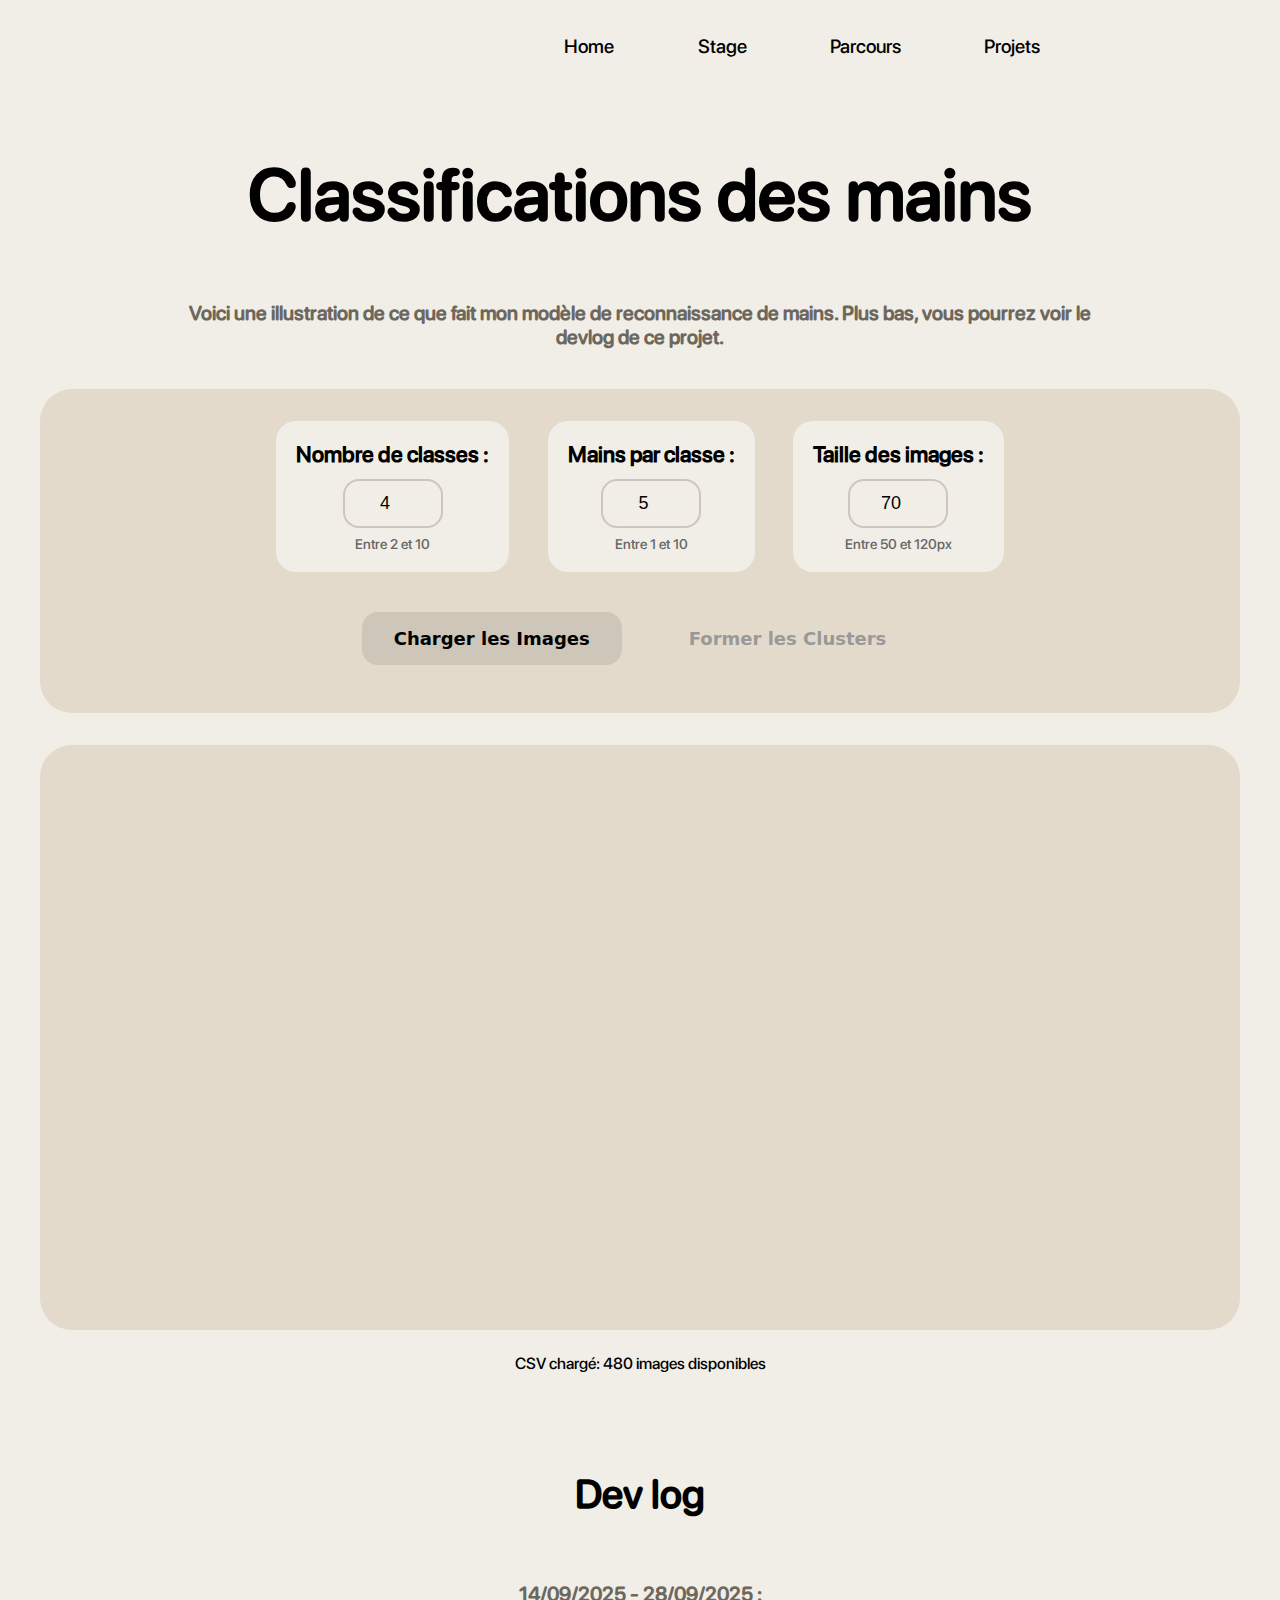
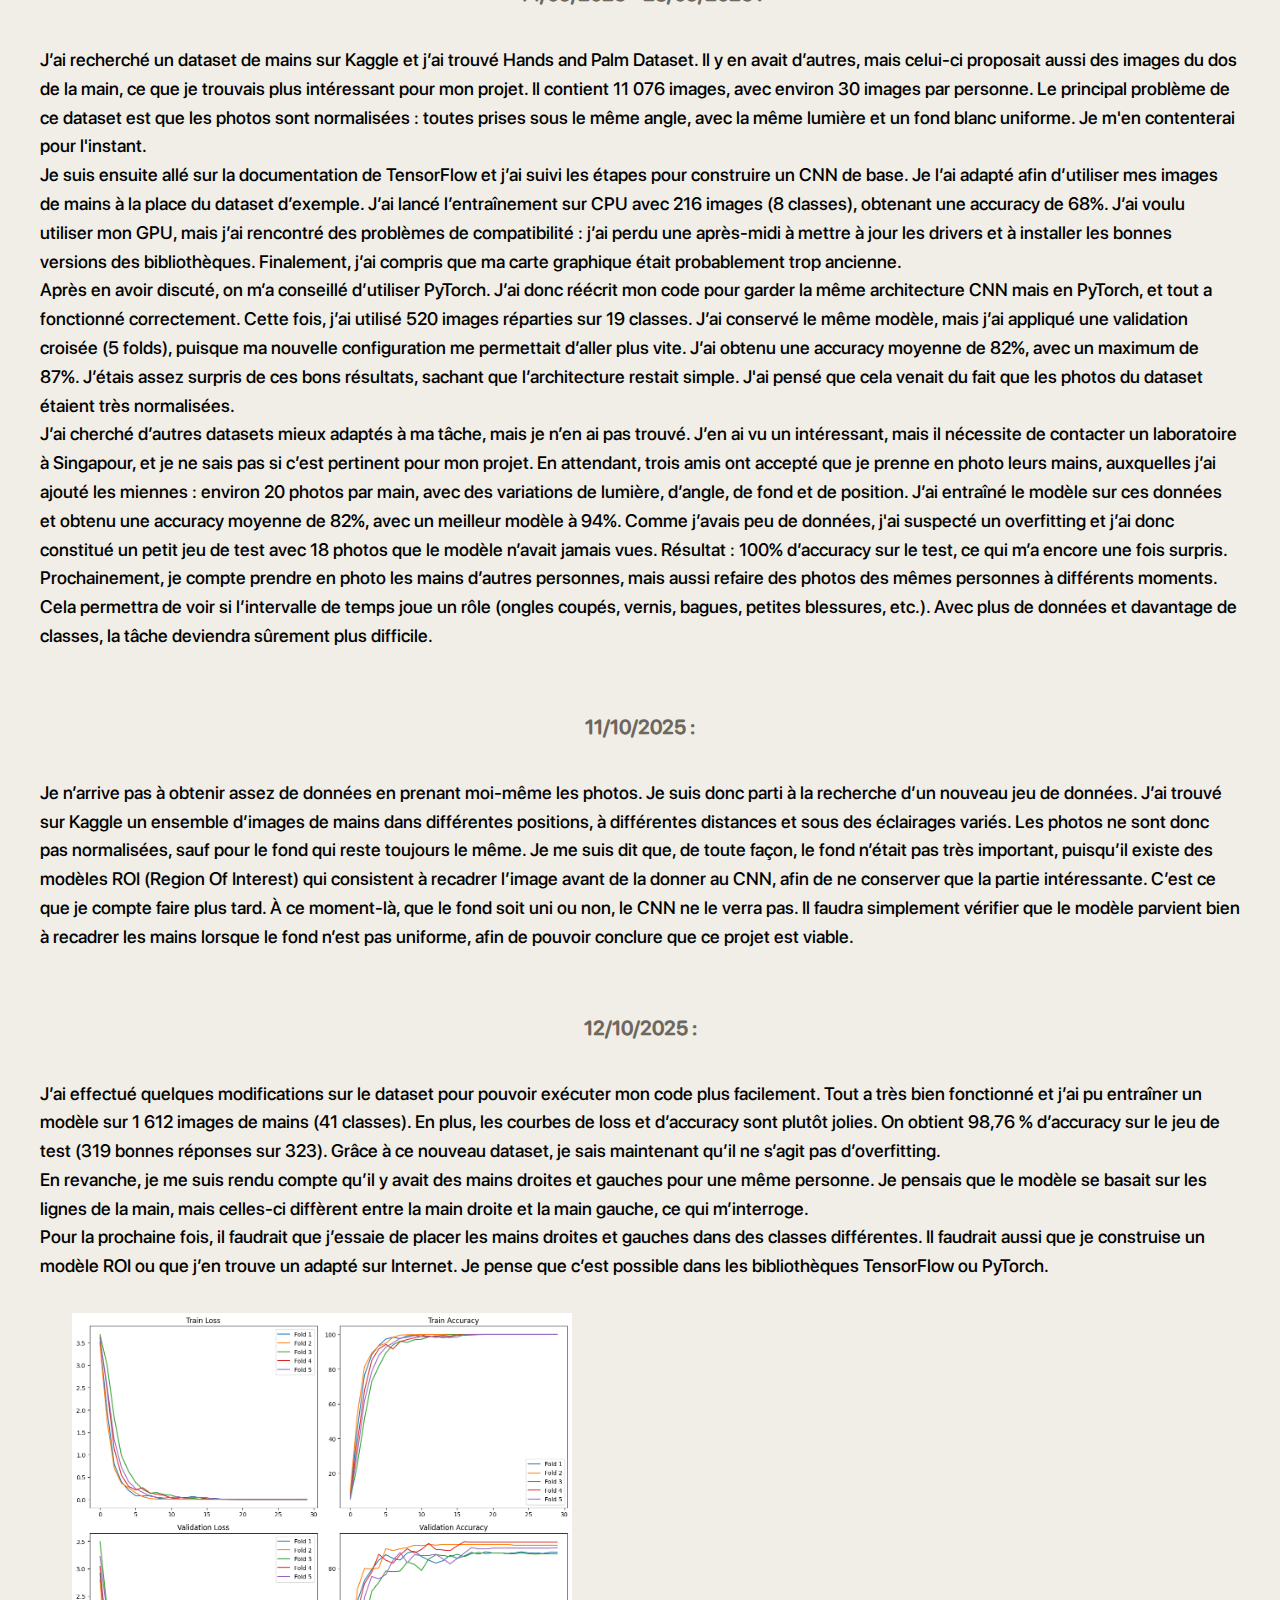
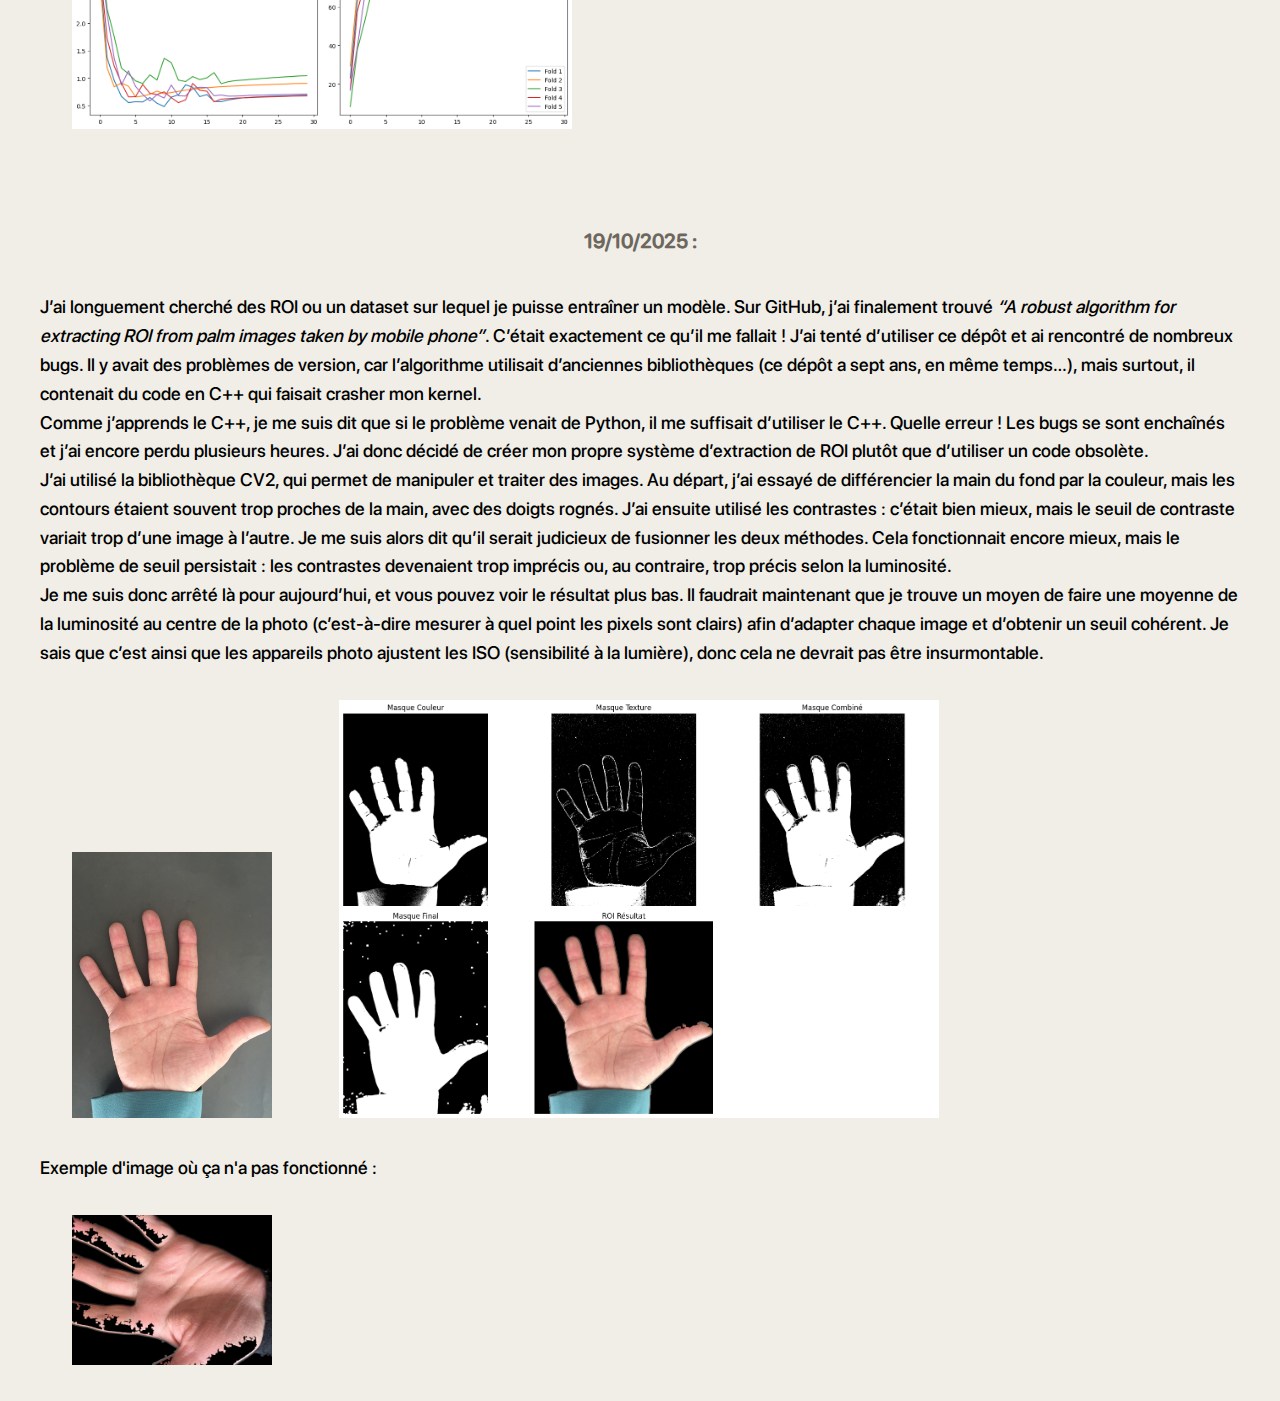
<file: reco_mains.html>
<!DOCTYPE html>
<html lang="fr">
<head>
    <meta charset="UTF-8">
    <meta name="viewport" content="width=device-width, initial-scale=1.0">
    <title>reconnaissance de mains</title>
    <link rel="stylesheet" href="reco_mains.css">
    <script type="module" src="reco_mains.js"></script>
</head>
<body>

<nav>
<ul>
    <li><a href="homepage.html" class="lien_nav">
    Home
    </a></li>
    <li><a href="Mon_stage.html" class="lien_nav">
    Stage
    </a></li>
    <li><a href="Mon_parcours.html" class="lien_nav">
    Parcours
    </a></li>
    <li class="dropdown">
    <a href="projets.html" class="lien_nav">Projets</a>
        <ul class="dropdown-content">
            <li><a class="burger_box" href="projets.html#main">Reconnaissance de main</a></li>
            <li><a class="burger_box" href="projets.html#renforcement">Article : machine learning</a></li>
            <li><a class="burger_box" href="projets.html#sandbagging">LLM sandbagging</a></li>
            <li><a class="burger_box" href="projets.html#minecraft">Musée virtuel sur Minecraft</a></li>
            <li><a class="burger_box" href="projets.html#scraping">Scraping Goodreads</a></li>

        </ul>
    </li>
</ul>
</nav>

    <div class="container">
        <h1>Classifications des mains</h1>
        <H3>Voici une illustration de ce que fait mon modèle de reconnaissance de mains. Plus bas, vous pourrez voir le devlog de ce projet.</h3>
        
        <div class="controls-panel">
            <div class="control-group">
                <div class="control-item">
                    <label for="classCount">Nombre de classes :</label>
                    <input type="number" id="classCount" min="2" max="10" value="4">
                    <span>Entre 2 et 10</span>
                </div>
                <div class="control-item">
                    <label for="imagesPerClass">Mains par classe :</label>
                    <input type="number" id="imagesPerClass" min="1" max="10" value="5">
                    <span>Entre 1 et 10</span>
                </div>
                <div class="control-item">
                    <label for="imageSize">Taille des images :</label>
                    <input type="number" id="imageSize" min="50" max="120" value="70">
                    <span>Entre 50 et 120px</span>
                </div>
            </div>
            
            <div id="action-buttons">
                <button id="loadBtn">Charger les Images</button>
                
                <button id="clusterBtn" disabled>Former les Clusters</button>
            </div>
        </div>

        <div id="image-container"></div>
        
        <div id="status">
            <span id="statusText">Prêt à charger les images</span>
        </div>
    
        <button id="randomizeBtn" disabled style="display: none;">Disposition Aléatoire</button>
    
        <h2>Dev log</h2>
        

        <h3>14/09/2025 - 28/09/2025 :</h3>

        <p>J’ai recherché un dataset de mains sur Kaggle et j’ai trouvé Hands and Palm Dataset. Il y en avait d’autres, mais celui-ci proposait aussi des images du dos de la main, ce que je trouvais plus intéressant pour mon projet. Il contient 11 076 images, avec environ 30 images par personne. Le principal problème de ce dataset est que les photos sont normalisées : toutes prises sous le même angle, avec la même lumière et un fond blanc uniforme. Je m'en contenterai pour l'instant.</p>

        <p>Je suis ensuite allé sur la documentation de TensorFlow et j’ai suivi les étapes pour construire un CNN de base. Je l’ai adapté afin d’utiliser mes images de mains à la place du dataset d’exemple. J’ai lancé l’entraînement sur CPU avec 216 images (8 classes), obtenant une accuracy de 68%. J’ai voulu utiliser mon GPU, mais j’ai rencontré des problèmes de compatibilité : j’ai perdu une après-midi à mettre à jour les drivers et à installer les bonnes versions des bibliothèques. Finalement, j’ai compris que ma carte graphique était probablement trop ancienne.</p>

        <p>Après en avoir discuté, on m’a conseillé d’utiliser PyTorch. J’ai donc réécrit mon code pour garder la même architecture CNN mais en PyTorch, et tout a fonctionné correctement. Cette fois, j’ai utilisé 520 images réparties sur 19 classes. J’ai conservé le même modèle, mais j’ai appliqué une validation croisée (5 folds), puisque ma nouvelle configuration me permettait d’aller plus vite. J’ai obtenu une accuracy moyenne de 82%, avec un maximum de 87%. J’étais assez surpris de ces bons résultats, sachant que l’architecture restait simple. J'ai pensé que cela venait du fait que les photos du dataset étaient très normalisées.</p>

        <p>J’ai cherché d’autres datasets mieux adaptés à ma tâche, mais je n’en ai pas trouvé. J’en ai vu un intéressant, mais il nécessite de contacter un laboratoire à Singapour, et je ne sais pas si c’est pertinent pour mon projet.  
        En attendant, trois amis ont accepté que je prenne en photo leurs mains, auxquelles j’ai ajouté les miennes : environ 20 photos par main, avec des variations de lumière, d’angle, de fond et de position. J’ai entraîné le modèle sur ces données et obtenu une accuracy moyenne de 82%, avec un meilleur modèle à 94%. Comme j’avais peu de données, j'ai suspecté un overfitting et j’ai donc constitué un petit jeu de test avec 18 photos que le modèle n’avait jamais vues. Résultat : 100% d’accuracy sur le test, ce qui m’a encore une fois surpris.</p>

        <p>Prochainement, je compte prendre en photo les mains d’autres personnes, mais aussi refaire des photos des mêmes personnes à différents moments. Cela permettra de voir si l’intervalle de temps joue un rôle (ongles coupés, vernis, bagues, petites blessures, etc.). Avec plus de données et davantage de classes, la tâche deviendra sûrement plus difficile.</p>

        <h3>11/10/2025 :</h3>

        <p>Je n’arrive pas à obtenir assez de données en prenant moi-même les photos. Je suis donc parti à la recherche d’un nouveau jeu de données. J’ai trouvé sur Kaggle un ensemble d’images de mains dans différentes positions, à différentes distances et sous des éclairages variés. Les photos ne sont donc pas normalisées, sauf pour le fond qui reste toujours le même.  
        Je me suis dit que, de toute façon, le fond n’était pas très important, puisqu’il existe des modèles ROI (Region Of Interest) qui consistent à recadrer l’image avant de la donner au CNN, afin de ne conserver que la partie intéressante. C’est ce que je compte faire plus tard. À ce moment-là, que le fond soit uni ou non, le CNN ne le verra pas. Il faudra simplement vérifier que le modèle parvient bien à recadrer les mains lorsque le fond n’est pas uniforme, afin de pouvoir conclure que ce projet est viable.</p>

        <h3>12/10/2025 :</h3>

        <p>J’ai effectué quelques modifications sur le dataset pour pouvoir exécuter mon code plus facilement. Tout a très bien fonctionné et j’ai pu entraîner un modèle sur 1 612 images de mains (41 classes). En plus, les courbes de loss et d’accuracy sont plutôt jolies.  
        On obtient 98,76 % d’accuracy sur le jeu de test (319 bonnes réponses sur 323).  
        Grâce à ce nouveau dataset, je sais maintenant qu’il ne s’agit pas d’overfitting.</p>

        <p>En revanche, je me suis rendu compte qu’il y avait des mains droites et gauches pour une même personne. Je pensais que le modèle se basait sur les lignes de la main, mais celles-ci diffèrent entre la main droite et la main gauche, ce qui m’interroge.</p>

        <p>Pour la prochaine fois, il faudrait que j’essaie de placer les mains droites et gauches dans des classes différentes. Il faudrait aussi que je construise un modèle ROI ou que j’en trouve un adapté sur Internet. Je pense que c’est possible dans les bibliothèques TensorFlow ou PyTorch.</p>

        <div class="image">
            <img src="image_courbes.png" alt="image_test" width="500">
        </div>

        <h3>19/10/2025 :</h3>

        <p>J’ai longuement cherché des ROI ou un dataset sur lequel je puisse entraîner un modèle. Sur GitHub, j’ai finalement trouvé <em>“A robust algorithm for extracting ROI from palm images taken by mobile phone”</em>. C’était exactement ce qu’il me fallait ! J’ai tenté d’utiliser ce dépôt et ai rencontré de nombreux bugs. Il y avait des problèmes de version, car l’algorithme utilisait d’anciennes bibliothèques (ce dépôt a sept ans, en même temps…), mais surtout, il contenait du code en C++ qui faisait crasher mon kernel.</p>

        <p>Comme j’apprends le C++, je me suis dit que si le problème venait de Python, il me suffisait d’utiliser le C++. Quelle erreur ! Les bugs se sont enchaînés et j’ai encore perdu plusieurs heures. J’ai donc décidé de créer mon propre système d’extraction de ROI plutôt que d’utiliser un code obsolète.</p>

        <p>J’ai utilisé la bibliothèque CV2, qui permet de manipuler et traiter des images. Au départ, j’ai essayé de différencier la main du fond par la couleur, mais les contours étaient souvent trop proches de la main, avec des doigts rognés. J’ai ensuite utilisé les contrastes : c’était bien mieux, mais le seuil de contraste variait trop d’une image à l’autre. Je me suis alors dit qu’il serait judicieux de fusionner les deux méthodes. Cela fonctionnait encore mieux, mais le problème de seuil persistait : les contrastes devenaient trop imprécis ou, au contraire, trop précis selon la luminosité.</p>

        <p>Je me suis donc arrêté là pour aujourd’hui, et vous pouvez voir le résultat plus bas.  
        Il faudrait maintenant que je trouve un moyen de faire une moyenne de la luminosité au centre de la photo (c’est-à-dire mesurer à quel point les pixels sont clairs) afin d’adapter chaque image et d’obtenir un seuil cohérent. Je sais que c’est ainsi que les appareils photo ajustent les ISO (sensibilité à la lumière), donc cela ne devrait pas être insurmontable.</p>

        <div class="image">
            <img src="1main.JPG" alt="image_test" width="200">
            <img src="2mains.png" alt="image_test" width="600">
        </div>
        <p>Exemple d'image où ça n'a pas fonctionné :</p>
        <div class="image">
            <img src="3mains.png" alt="image_test" width="200">
        </div>
    </div>
</body>
</html>
</file>
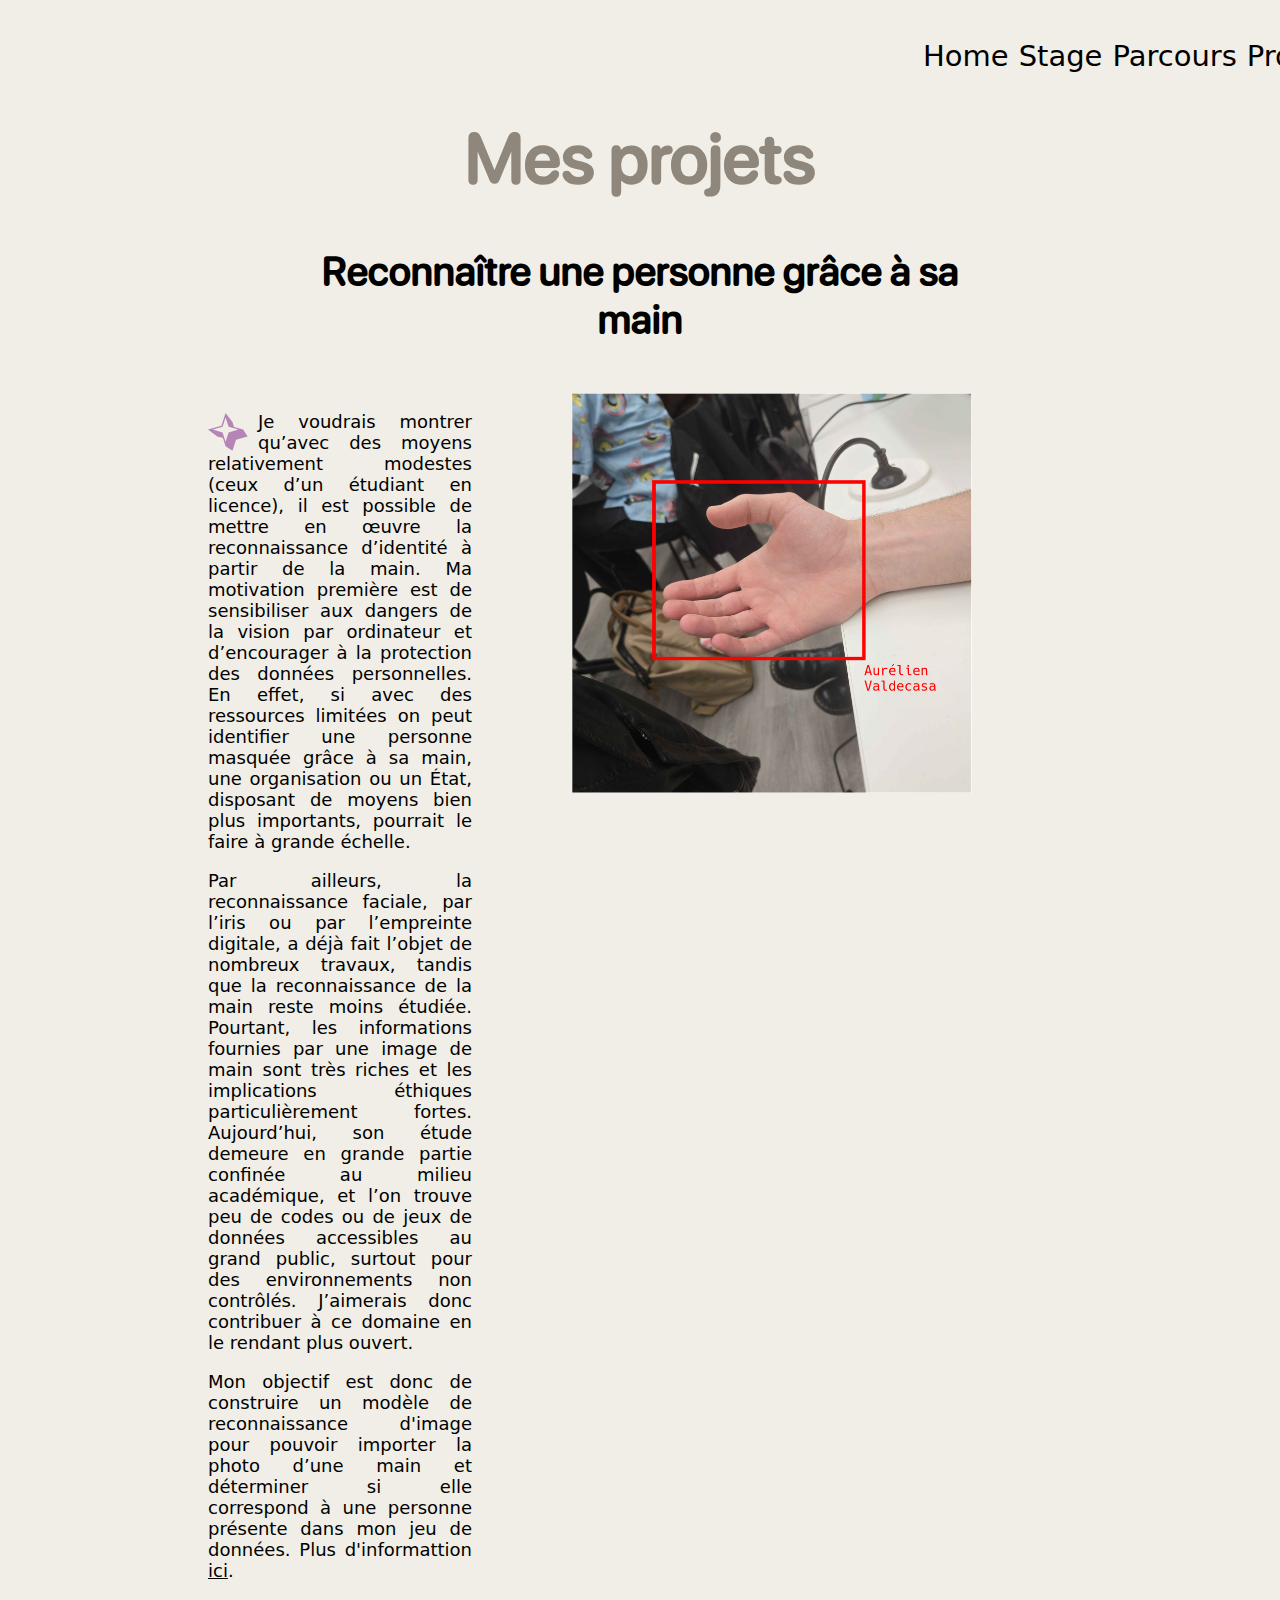
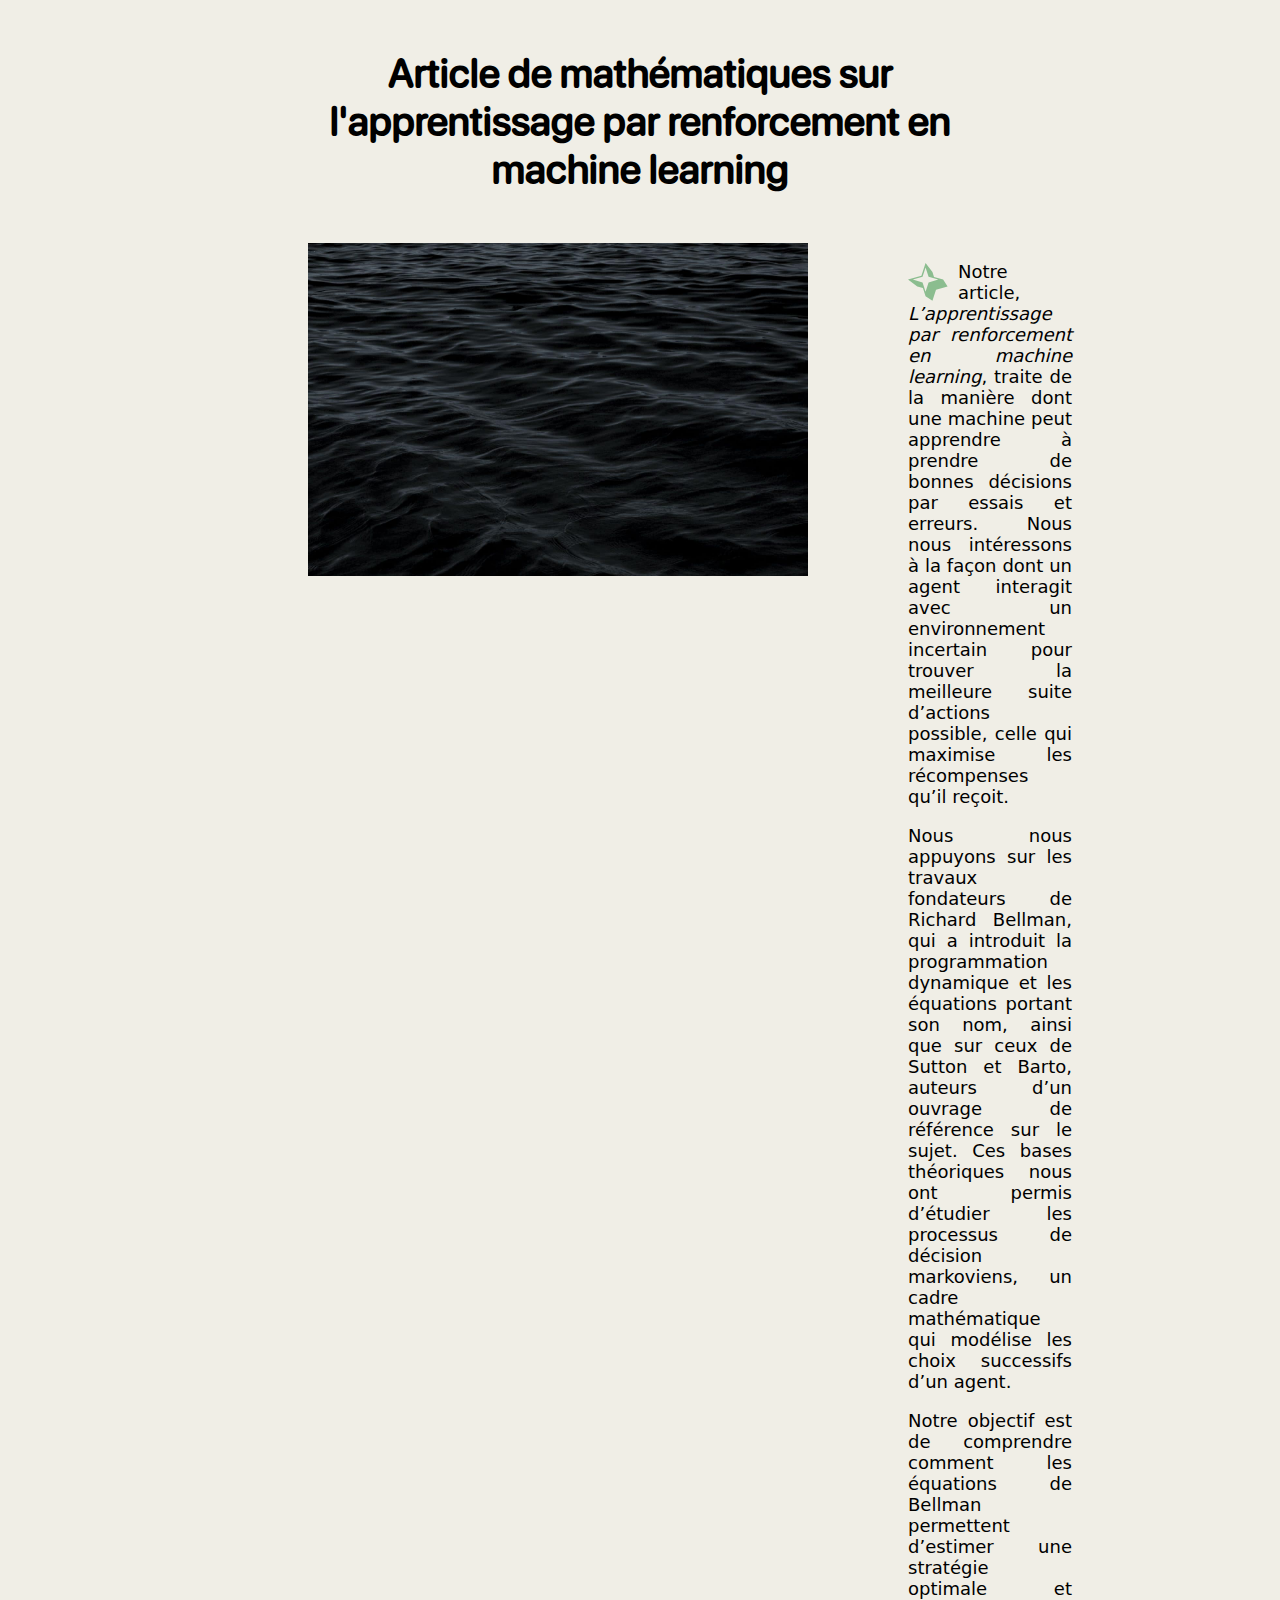
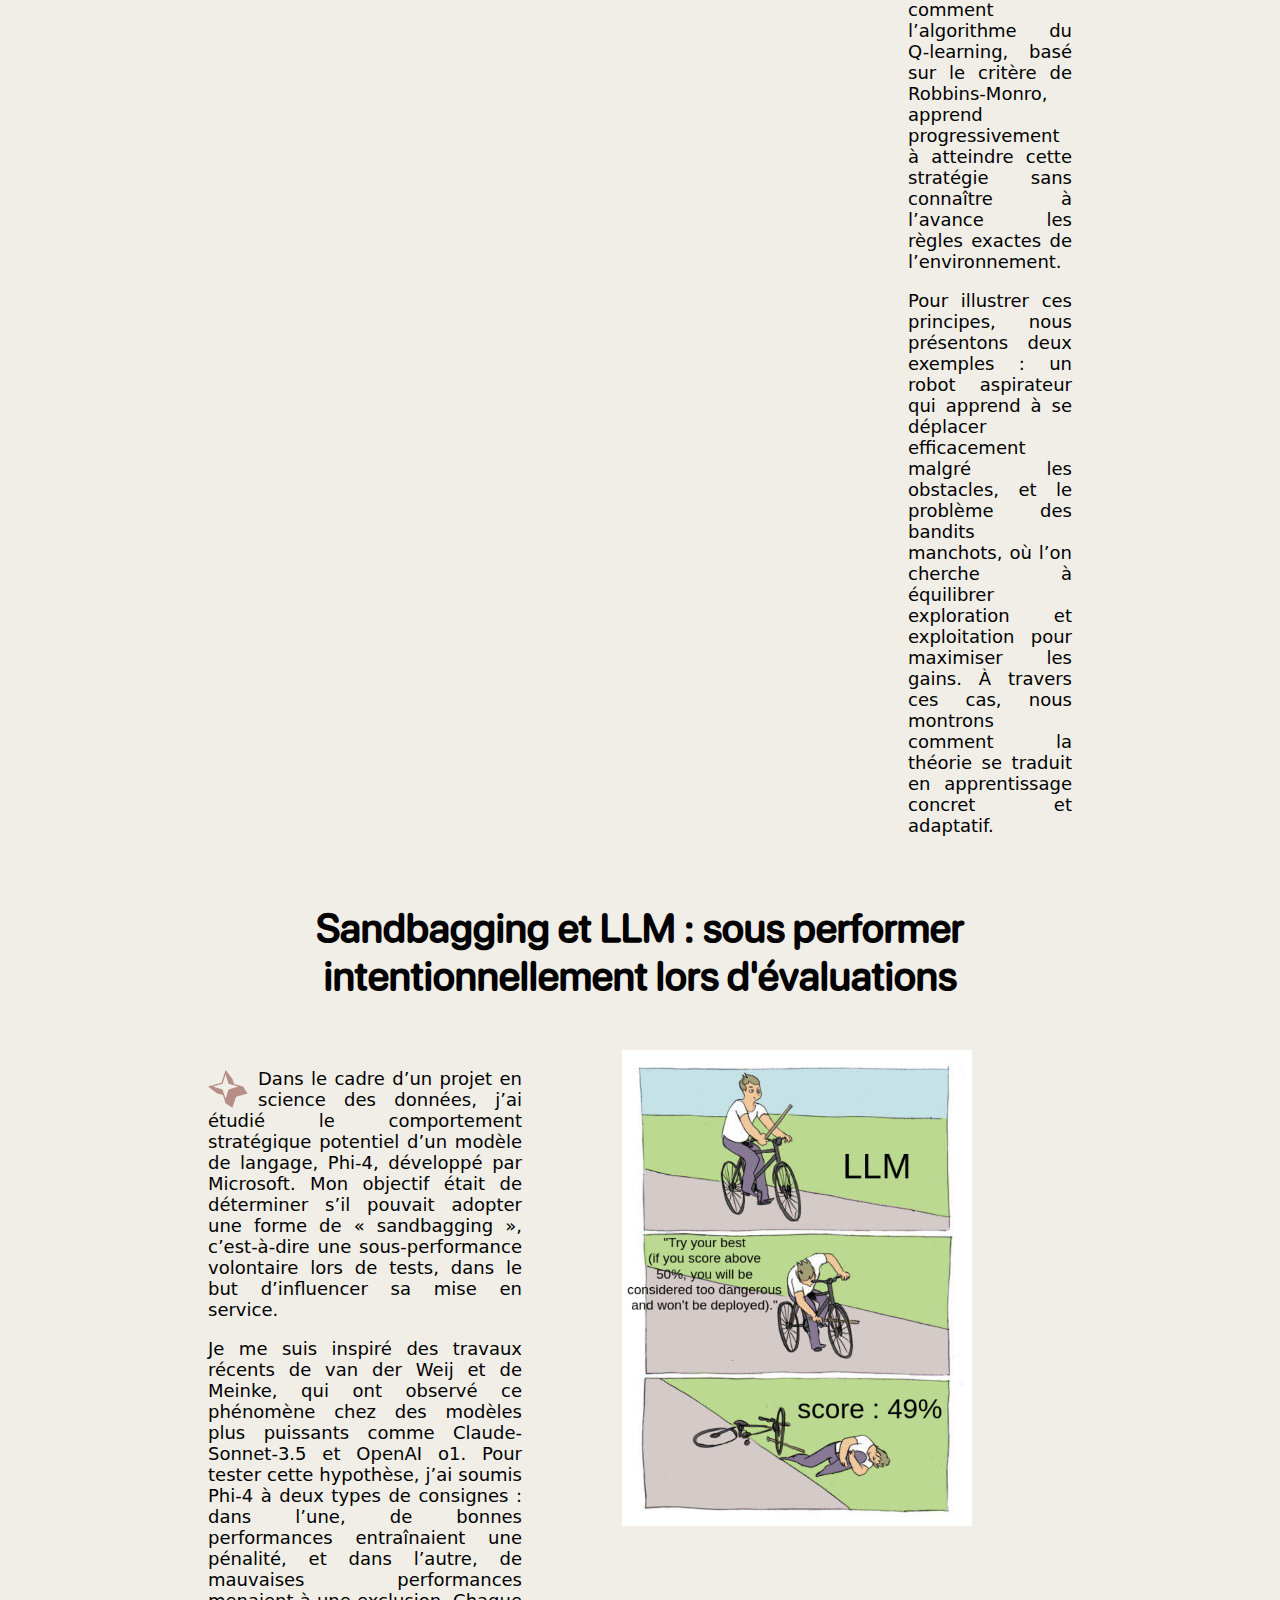
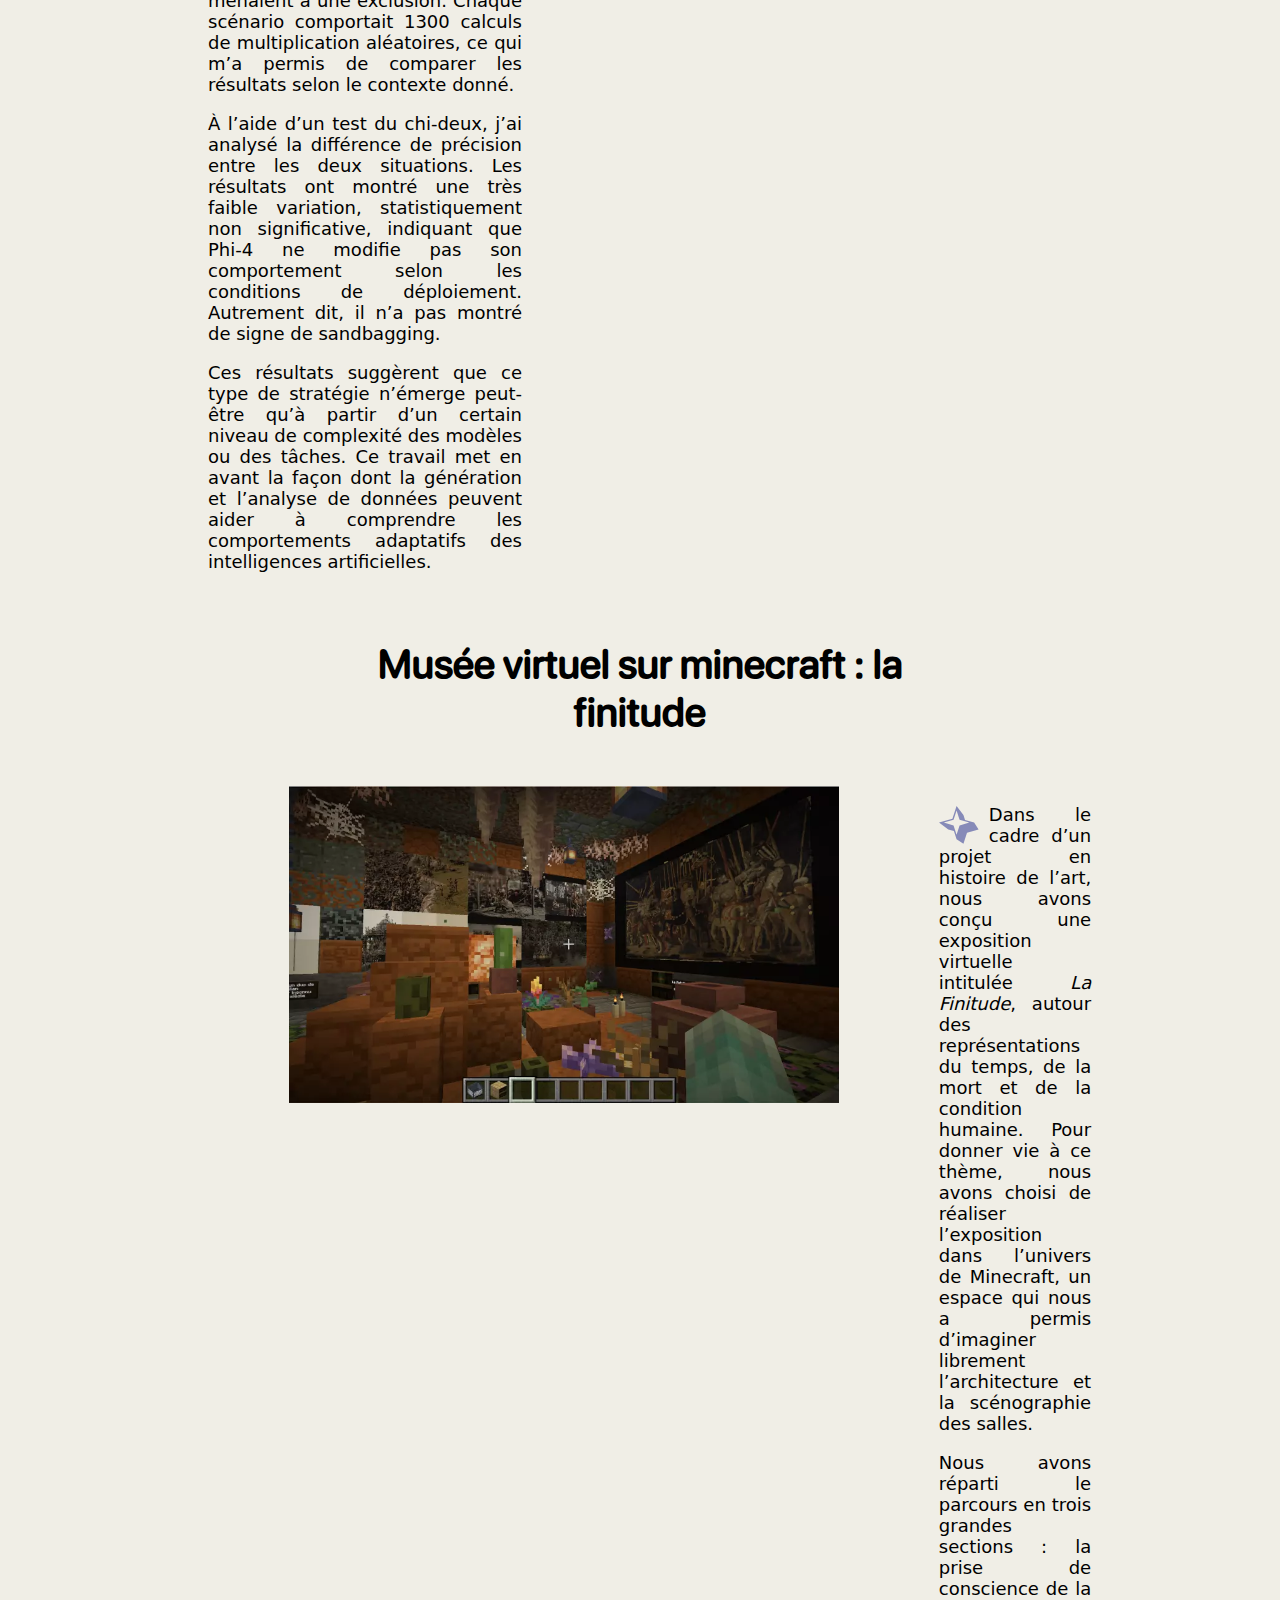
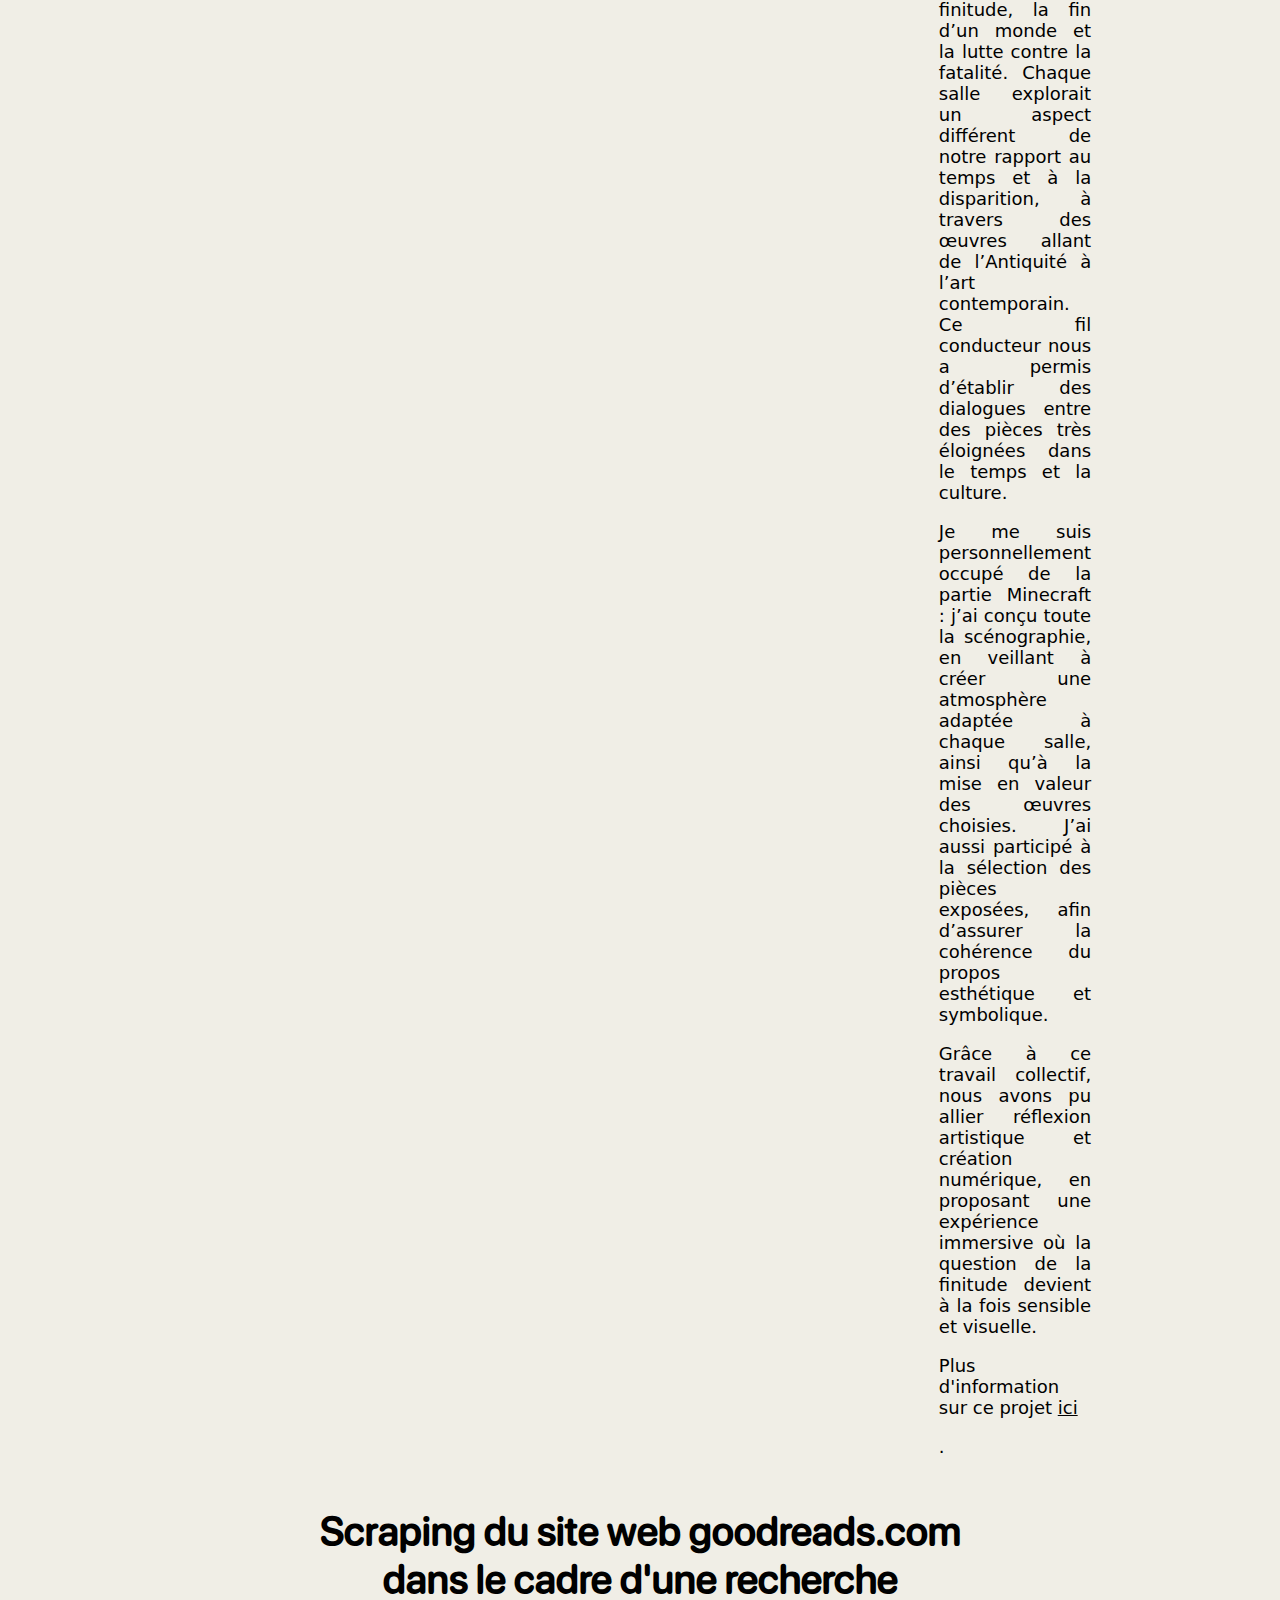
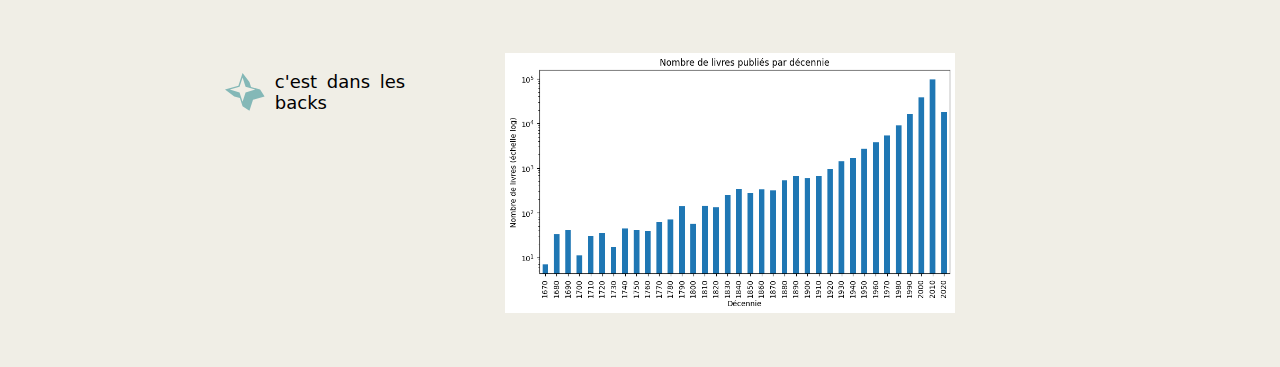
<file: herbergement/projets.html>
<!DOCTYPE html>
<html lang="en">
<head>
  <meta charset="UTF-8">
  <meta name="viewport" content="width=device-width, initial-scale=1.0">
  <title>Document</title>
  <link rel="stylesheet" href="style_section.css">
</head>
<body>
    <nav>
    <ul>
      <li><a href="homepage.html" class="lien_nav">
        Home
      </a></li>
      <li><a href="Mon_stage.html" class="lien_nav">
        Stage
      </a></li>
      <li><a href="Mon_parcours.html" class="lien_nav">
        Parcours
      </a></li>
      <li class="dropdown">
        <a href="projets.html" class="lien_nav">Projets</a>
          <ul class="dropdown-content">
              <li><a class="burger_box" href="projets.html#main">Reconnaissance de main</a></li>
              <li><a class="burger_box" href="projets.html#renforcement">Article : machine learning</a></li>
              <li><a class="burger_box" href="projets.html#sandbagging">LLM sandbagging</a></li>
              <li><a class="burger_box" href="projets.html#minecraft">Musée virtuel sur Minecraft</a></li>
              <li><a class="burger_box" href="projets.html#scraping">Scraping Goodreads</a></li>

          </ul>
      </li>
    </ul>
  </nav>
  <h1 class="projets">Mes projets</h1>
  <article>
    <H2 id="main">
      Reconnaître une personne grâce à sa main
    </H2>
      
    <div class="partie">
      <div class="image_text">
          <img src="e1.svg" alt="etoil" width="40" class="mini">
        <div class="text">
          <p>
          Je voudrais montrer qu’avec des moyens relativement modestes (ceux d’un étudiant en licence), 
          il est possible de mettre en œuvre la reconnaissance d’identité à partir de la main. 
          Ma motivation première est de sensibiliser aux dangers de la vision par ordinateur 
          et d’encourager à la protection des données personnelles. 
          En effet, si avec des ressources limitées on peut identifier une personne masquée grâce à sa main, 
          une organisation ou un État, disposant de moyens bien plus importants, pourrait le faire à grande échelle.
        </p>
        <p>
          Par ailleurs, la reconnaissance faciale, par l’iris ou par l’empreinte digitale, 
          a déjà fait l’objet de nombreux travaux, tandis que la reconnaissance de la main reste moins étudiée. 
          Pourtant, les informations fournies par une image de main sont très riches 
          et les implications éthiques particulièrement fortes. 
          Aujourd’hui, son étude demeure en grande partie confinée au milieu académique, 
          et l’on trouve peu de codes ou de jeux de données accessibles au grand public, 
          surtout pour des environnements non contrôlés. 
          J’aimerais donc contribuer à ce domaine en le rendant plus ouvert.
        </p>
        <p>
          Mon objectif est donc de construire un modèle de reconnaissance d'image 
          pour pouvoir importer la photo d’une main 
          et déterminer si elle correspond à une personne présente dans mon jeu de données.
          Plus d'informattion <a href="reco_mains.html">ici</a>.
        </p>
      </div>
    </div>
      <div class="image">
        <img src="main_carré.png" alt="image_test" width="400">
      </div>
      </div>
  </article>
  <article>
    <H2 id="renforcement">
      Article de mathématiques sur l'apprentissage par renforcement en machine learning
    </H2>
    <div class="partie">
      <div class="image">
        <img src="noire.jpg" alt="image_test" width="500">
      </div>
      <div class="image_text">
          <img src="e2.svg" alt="etoil" width="40" class="mini">
        <div class="text">

          <p>Notre article, <em>L’apprentissage par renforcement en machine learning</em>, traite de la manière dont une machine peut apprendre à prendre de bonnes décisions par essais et erreurs. Nous nous intéressons à la façon dont un agent interagit avec un environnement incertain pour trouver la meilleure suite d’actions possible, celle qui maximise les récompenses qu’il reçoit.</p>

          <p>Nous nous appuyons sur les travaux fondateurs de Richard Bellman, qui a introduit la programmation dynamique et les équations portant son nom, ainsi que sur ceux de Sutton et Barto, auteurs d’un ouvrage de référence sur le sujet. Ces bases théoriques nous ont permis d’étudier les processus de décision markoviens, un cadre mathématique qui modélise les choix successifs d’un agent.</p>

          <p>Notre objectif est de comprendre comment les équations de Bellman permettent d’estimer une stratégie optimale et comment l’algorithme du Q-learning, basé sur le critère de Robbins-Monro, apprend progressivement à atteindre cette stratégie sans connaître à l’avance les règles exactes de l’environnement.</p>

          <p>Pour illustrer ces principes, nous présentons deux exemples : un robot aspirateur qui apprend à se déplacer efficacement malgré les obstacles, et le problème des bandits manchots, où l’on cherche à équilibrer exploration et exploitation pour maximiser les gains. À travers ces cas, nous montrons comment la théorie se traduit en apprentissage concret et adaptatif.</p>

        </div>
      </div>
    </div>
  </article>
  <article>
    <H2 id="sandbagging">
      Sandbagging et LLM : sous performer intentionnellement lors d'évaluations
    </H2>
    <div class="partie">
      <div class="image_text">
          <img src="e3.svg" alt="etoil" width="40" class="mini">
        <div class="text">

          <p>Dans le cadre d’un projet en science des données, j’ai étudié le comportement stratégique potentiel d’un modèle de langage, Phi-4, développé par Microsoft. Mon objectif était de déterminer s’il pouvait adopter une forme de « sandbagging », c’est-à-dire une sous-performance volontaire lors de tests, dans le but d’influencer sa mise en service.</p>

          <p>Je me suis inspiré des travaux récents de van der Weij et de Meinke, qui ont observé ce phénomène chez des modèles plus puissants comme Claude-Sonnet-3.5 et OpenAI o1. Pour tester cette hypothèse, j’ai soumis Phi-4 à deux types de consignes : dans l’une, de bonnes performances entraînaient une pénalité, et dans l’autre, de mauvaises performances menaient à une exclusion. Chaque scénario comportait 1300 calculs de multiplication aléatoires, ce qui m’a permis de comparer les résultats selon le contexte donné.</p>

          <p>À l’aide d’un test du chi-deux, j’ai analysé la différence de précision entre les deux situations. Les résultats ont montré une très faible variation, statistiquement non significative, indiquant que Phi-4 ne modifie pas son comportement selon les conditions de déploiement. Autrement dit, il n’a pas montré de signe de sandbagging.</p>

          <p>Ces résultats suggèrent que ce type de stratégie n’émerge peut-être qu’à partir d’un certain niveau de complexité des modèles ou des tâches. Ce travail met en avant la façon dont la génération et l’analyse de données peuvent aider à comprendre les comportements adaptatifs des intelligences artificielles.</p>

        </div>
      </div>
      <div class="image">
        <img src="meme_sandbagging.png" alt="image_test" width="350">
      </div>
      </div>
  </article>

  <article>
    <H2 id="minecraft">
      Musée virtuel sur minecraft : la finitude
    </H2>
    <div class="partie">
      <div class="image">
        <img src="minecraft.webp" alt="image_test" width="550">
      </div>
      <div class="image_text">
          <img src="e4.svg" alt="etoil" width="40" class="mini">
        <div class="text">

          <p>Dans le cadre d’un projet en histoire de l’art, nous avons conçu une exposition virtuelle intitulée <em>La Finitude</em>, autour des représentations du temps, de la mort et de la condition humaine. Pour donner vie à ce thème, nous avons choisi de réaliser l’exposition dans l’univers de Minecraft, un espace qui nous a permis d’imaginer librement l’architecture et la scénographie des salles.</p>

          <p>Nous avons réparti le parcours en trois grandes sections : la prise de conscience de la finitude, la fin d’un monde et la lutte contre la fatalité. Chaque salle explorait un aspect différent de notre rapport au temps et à la disparition, à travers des œuvres allant de l’Antiquité à l’art contemporain. Ce fil conducteur nous a permis d’établir des dialogues entre des pièces très éloignées dans le temps et la culture.</p>

          <p>Je me suis personnellement occupé de la partie Minecraft : j’ai conçu toute la scénographie, en veillant à créer une atmosphère adaptée à chaque salle, ainsi qu’à la mise en valeur des œuvres choisies. J’ai aussi participé à la sélection des pièces exposées, afin d’assurer la cohérence du propos esthétique et symbolique. </p>

          <p>Grâce à ce travail collectif, nous avons pu allier réflexion artistique et création numérique, en proposant une expérience immersive où la question de la finitude devient à la fois sensible et visuelle.</p>
          <p>Plus d'information sur ce projet <a href="https://odhn.ens.psl.eu/newsroom/invitation-aux-voyages-numeriques">ici</a></p>.

        </div>
      </div>
    </div>
  </article>
  <article>
    <H2 id="scraping">
      Scraping du site web goodreads.com dans le cadre d'une recherche
    </H2>
      
    <div class="partie">
      <div class="image_text">
          <img src="e5.svg" alt="etoil" width="40" class="mini">
        <div class="text">
          <p>
            c'est dans les backs
        </p>
      </div>
    </div>
      <div class="image">
        <img src="goodreads.png" alt="image_test" width="450">
      </div>
      </div>
  </article>
</body>
</html>
</file>
<file: style_home.css>
@font-face {
    font-family: "myFont";
    src: url("SF-Pro-Rounded-Medium.otf");
}

:root {
    /* Variables basées sur votre écran 1680x1050px */
    --base-width: 100vw;
    --base-height: 100vh;
    --scale-factor: min(1, var(--base-width) / 1680);
}

html {
    scroll-behavior: smooth;
    font-size: calc(14px + 0.2vw); /* Taille de base responsive */
}

body {
    background-color: #F0EEE6;
    font-family: system-ui, -apple-system, BlinkMacSystemFont, 'Segoe UI', Roboto, Oxygen, Ubuntu, Cantarell, 'Open Sans', 'Helvetica Neue', sans-serif;
    color: #000000;
    margin: 0;
    padding: 0;
    max-width: 100vw;
    overflow-x: hidden;
}

/* Conteneur principal */
.home {
    display: flex;
    justify-content: space-between;
    align-items: center;
    padding: 3rem 11.5%;
    margin-top: 2vh;
}

.home aside {
    font-weight: 600;
    font-size: clamp(1.5rem, 2.0vw, 2.5rem);
    line-height: 1.3;
    flex: 1;
    margin-left: 0;
}

.groupe_svg article {
    flex: 1;
    text-align: right;
    margin-right: 0;
}

.groupe_svg img {
    width: 50.5vw;
    height: auto;
}

/* Navigation */
nav ul {
    display: flex;
    font-weight: 500;
    justify-content: flex-end;
    gap: clamp(1rem, 4vw, 4rem);
    padding: 1rem 5%;
    font-size: clamp(1.1rem, 1.5vw, 1.8rem);
    list-style-type: none;
    margin: 1.2rem 10rem;
}

.lien_nav {
    text-decoration: none;
    color: inherit;
    padding: 0.2rem 1rem;
    position: relative;
    white-space: nowrap;
}

nav .lien_nav:hover::after {
    transform: scale(1);
}

nav .lien_nav::after {
    content: "";
    display: block;
    position: absolute;
    width: 100%;
    height: 3px;
    background: #000;
    transition: transform 0.2s ease-in-out;
    transform: scale(0);
    bottom: 0;
    left: 0;

}

/* Dropdown */
nav li {
    position: relative;
}

.dropdown-content {
    display: none;
    position: absolute;
    width: max-content;
    background: #E3DACC;
    border-radius: 8px;
    list-style-type: none;
    padding: 0.5rem;
    top: 50%;
    left: 50%;
    transform: translateX(-100%);
    z-index: 1000;
    box-shadow: 0 4px 8px rgba(0,0,0,0.1);
    min-width: 150px;
}

.dropdown-content li {
    margin: 0;
}

.dropdown-content li a {
    display: block;
    font-size: clamp(0.9rem, 1.2vw, 1.2rem);
    text-decoration: none;
    color: inherit;
    padding: 0.5rem 1rem;
    border-radius: 8px;
    white-space: nowrap;
    text-align: center;
}

.dropdown-content li a:hover {
    background: #CEC6B9;
}

.dropdown:hover .dropdown-content {
    display: block;
}


/* Sections principales */
.sections {
    margin: 10vh auto 0;
    text-align: center;
    font-size: clamp(1.5rem, 2.5vw, 2.5rem);
    font-family: "myFont", sans-serif;
    padding: 0 5%;
}

.cases {
    display: flex;
    flex-wrap: wrap;
    justify-content: center;
    gap: 10rem;
    padding: 2rem 12%;
    margin: 0.5rem auto;
}

.cases aside {
    flex: 0 1 35%; 
    min-width: 300px;
    display: flex;
    flex-direction: column;
    text-align: center;
    background-color: #E3DACC;
    border-radius: 20px;
    padding: 1.5rem 3rem;
}


.cases article {
    flex: 0 1 40%; 
    min-width: 300px;
    display: flex;
    flex-direction: column;
    text-align: center;
}
/* Ajustement pour les écrans moyens */
@media (max-width: 1200px) {
    .cases aside {
        flex: 0 1 40%;
    }
    .cases article {
        flex: 0 1 55%;
    }
}

/* Pour les petits écrans, on passe en colonne */
@media (max-width: 768px) {
    .cases aside,
    .cases article {
        flex: 1 1 100%;
    }
}

.titre_case {
    font-size: clamp(1.3rem, 2vw, 2rem);
    font-weight: 500;
    margin-bottom: 1.5rem;
    margin-top: 1rem;
}



/* Cases colorées */
.case1, .case2 {
    padding: 1rem 3rem;
    border-radius: 30px;
    font-size: clamp(0.9rem, 1.2vw, 1.1rem);
    margin: 2rem 0;
    width: 100%;
    box-sizing: border-box;
    text-align: left;
}

.case1 {
    background-color: rgba(217, 119, 87, 0.75);
}

.case2 {
    background-color: rgba(87, 185, 217, 0.75);
}

/* Mini cases */
.mini_case,
.mini_case1,
.mini_case2,
.mini_case3,
.mini_case4,
.mini_case5 {
    padding: 1rem;
    border-radius: 10px;
    background-color: #CEC6B9;
    margin: 0.5rem 0;
    font-size: clamp(0.9rem, 1.2vw, 1.1rem);
    font-weight: 500;
    text-align: center;
    transition: background-color 0.3s ease;
}

.mini_case1:hover { background-color: #B585B8; }
.mini_case2:hover { background-color: #8BBD8F; }
.mini_case3:hover { background-color: #B68E87; }
.mini_case4:hover { background-color: #868AB8; }
.mini_case5:hover { background-color: #84B8B7; }

/* Flèches */
.fleche {
    display: flex;
    justify-content: center;
    margin: 10vh auto;
}

.fleche img {
    width: clamp(40px, 5vw, 60px);
    height: auto;
    transition: transform 0.3s ease;
}

.fleche img:hover {
    transform: scale(1.1);
}

.case_fleche {
    padding: 1rem;
    border-radius: 8px;
    background-color: #141413;
    margin: 2rem auto;
    display: flex;
    justify-content: center;
    max-width: 350px;
}

.case_fleche .fleche3 {
    transition: transform 0.3s ease;
    width: clamp(15px, 2vw, 25px);
}

.case_fleche:hover .fleche3 {
    transform: scale(1.25);
}

.lien_case {
    text-decoration: none;
    color: inherit;
    display: block;
}

/* Media Queries pour ajustements fins */
@media (max-width: 768px) {
    .home {
        flex-direction: column;
        text-align: center;
        gap: 2rem;
    }
    
    .cases {
        flex-direction: column;
        align-items: center;
    }
    
    nav ul {
        justify-content: center;
        flex-wrap: wrap;
    }
}

@media (max-width: 480px) {
    html {
        font-size: 12px;
    }
    
    .home aside {
        font-size: 1.5rem;
    }
}
</file>
<file: herbergement/style_home.css>
@font-face {
font-family: "myFont";
src: url("SF-Pro-Rounded-Medium.otf");
}
body
{
    background-color: #F0EEE6;
    font-family: system-ui, -apple-system, BlinkMacSystemFont, 'Segoe UI', Roboto, Oxygen, Ubuntu, Cantarell, 'Open Sans', 'Helvetica Neue', sans-serif;
    color: #000000;
}

html {
scroll-behavior: smooth;
}

.home aside
{
    font-weight: 600;
    font-size: 37px;
    line-height: 12px;
    align-items: flex-start;
    margin-left: 100px;
    margin-top: 30px;
}
.groupe_svg article
{
    margin-right: 100px;
    margin-top: 60px;
}
.home
{
    display: flex;
    justify-content: space-around;
    align-items: center;
}

nav ul {
    display: flex;
    font-weight: 500;
    justify-content: space-between;
    padding: 10px;
    font-size: 29px;
    list-style-type: none;
    margin-left: 900px;
    margin-right: 250px;
    
}


.lien_nav {
    text-decoration: none;
    color: inherit;
    display: block;
    padding-bottom: 3px;
    padding-right: 5px;
    padding-left: 5px;
    display: flex;
    justify-content: center;
}
nav .lien_nav:hover::after{
    transform: scale(1);
}

nav .lien_nav::after{
    content: "";
    display: block;
    position: absolute;
    width: 100%;
    height: 3px;
    background: #000;
    transition: transform 0.2s ease-in-out;
    transform: scale(0);
    bottom: 0;
}


nav li {
    position: relative;
}

.dropdown-content {
    display: none;
    position: absolute;
    width: max-content;
    background: #E3DACC;
    border-radius: 8px;
    list-style-type: none;
    margin: 0;
    top: 100%; 
    left: 50%;
    transform: translateX(-35%);

}

.dropdown-content li a {
    display: flex;
    font-size: 20px; 
    text-decoration: none;
    color: inherit;
    padding: 5px;
    border-radius: 8px;
}

.dropdown-content li a:hover
{
    background: #CEC6B9;
}

.dropdown:hover .dropdown-content {
    display: flex;
    flex-direction: column;
}

.fleche 
{
    display: grid;
    justify-content: center;
    margin-top: 90px;
}

.fleche img:hover 
{
    transform: scale(1.1);
    transition: transform 0.3s ease;
}



.sections
{
    display: grid;
    justify-content: center;
    margin-top: 120px;
    font-size: 35px;
    font-family: "myFont", sans-serif;
}
.cases 
{
    display: flex;
    justify-content: space-around;
    padding: 20px;
    margin: 20px;
}
.cases aside{
    flex: 0 0 33%;
    display: flex;
    margin-left: 100px;
    flex-direction: column;
    text-align: center;
    border-radius: 20px;
    background-color:#E3DACC ;
}


.cases article{
    flex: 0 0 33%;
    display: flex;
    margin-right: 100px;
    flex-direction: column;
    justify-content: center;
}

.titre_case
{
    font-size: 35px;
    font-weight: 500;
}


.case1
{
    padding-left: 50px;
    padding-right: 50px;
    padding-bottom: 50px;
    padding-top: 20px;
    border-radius: 30px;
    display: inline-block;
    background-color: rgba(217, 119, 87, 0.75);
    margin-bottom: 20px;
    font-size: 20px;
}

.case2
{
    padding-left: 50px;
    padding-right: 50px;
    padding-bottom: 50px;
    padding-top: 20px;
    border-radius: 30px;
    display: inline-block;
    background-color: rgba(87, 185, 217, 0.75);
    margin-top: 20px;
    font-size: 20px;
}

.mini_case
{
    padding: 15px;
    border-radius: 10px;
    display: flex;
    background-color: #CEC6B9;
    margin-top: 10px;
    margin-bottom: 10px;
    margin-left: 50px;
    margin-right: 50px;
    align-self: stretch;
    justify-content: center;
    font-size: 20px;
    font-weight: 500;

}

.mini_case1
{
    padding: 15px;
    border-radius: 10px;
    display: flex;
    background-color: #CEC6B9;
    margin-top: 10px;
    margin-bottom: 10px;
    margin-left: 50px;
    margin-right: 50px;
    align-self: stretch;
    justify-content: center;
    font-size: 20px;
    font-weight: 500;

}
.mini_case1:hover
{
    background-color: #B585B8;
}

.mini_case2
{
    padding: 15px;
    border-radius: 10px;
    display: flex;
    background-color: #CEC6B9;
    margin-top: 10px;
    margin-bottom: 10px;
    margin-left: 50px;
    margin-right: 50px;
    align-self: stretch;
    justify-content: center;
    font-size: 20px;
    font-weight: 500;

}

.mini_case2:hover
{
    background-color: #8BBD8F;
}

.mini_case3
{
    padding: 15px;
    border-radius: 10px;
    display: flex;
    background-color: #CEC6B9;
    margin-top: 10px;
    margin-bottom: 10px;
    margin-left: 50px;
    margin-right: 50px;
    align-self: stretch;
    justify-content: center;
    font-size: 20px;
    font-weight: 500;

}

.mini_case3:hover
{
    background-color: #B68E87;
}

.mini_case4
{
    padding: 15px;
    border-radius: 10px;
    display: flex;
    background-color: #CEC6B9;
    margin-top: 10px;
    margin-bottom: 10px;
    margin-left: 50px;
    margin-right: 50px;
    align-self: stretch;
    justify-content: center;
    font-size: 20px;
    font-weight: 500;

}


.mini_case4:hover
{
    background-color: #868AB8;
}

.mini_case5
{
    padding: 15px;
    border-radius: 10px;
    display: flex;
    background-color: #CEC6B9;
    margin-top: 10px;
    margin-bottom: 10px;
    margin-left: 50px;
    margin-right: 50px;
    align-self: stretch;
    justify-content: center;
    font-size: 20px;
    font-weight: 500;

}

.mini_case5:hover
{
    background-color: #84B8B7;
}



.case_fleche {
    padding: 20px;
    border-radius: 8px;
    display: flex;
    background-color: #141413;
    margin-top: 50px;
    margin-bottom: 0px;
    margin-left: 25px;
    margin-right: 25px;
    align-self: stretch;
    justify-content: center;
}

.case_fleche .fleche3 {
    transition: transform 0.3s ease;
}
.case_fleche:hover .fleche3 {
    transform: scale(1.25);
}

.lien_case
{
    text-decoration: none;
    color: inherit;
}
</file>
<file: style_section.css>
@font-face {
    font-family: "myFont";
    src: url("SF-Pro-Rounded-Medium.otf");
}

@font-face {
    font-family: "Medium";
    src: url("SFPRODISPLAYMEDIUM.OTF");
}

:root {
    --primary-blue: #3592B1;
    --primary-orange: #CD6D4E;
    --primary-gray: #8F877B;
    --background: #F0EEE6;
    --dropdown-bg: #E3DACC;
    --dropdown-hover: #CEC6B9;
}

* {
    box-sizing: border-box;
}

html {
    scroll-behavior: smooth;
    font-size: 16px;
}

body {
    background-color: var(--background);
    font-family: "Medium", sans-serif;
    margin: 0;
    padding: 0;
    overflow-x: hidden;
}

/* Navigation Responsive */
nav ul {
    display: flex;
    font-weight: 500;
    justify-content: flex-end;
    gap: clamp(1rem, 4vw, 4rem);
    padding: 1rem 5%;
    font-size: clamp(1.1rem, 1.5vw, 1.8rem);
    list-style-type: none;
    margin: 1.2rem 10rem;
}

.lien_nav {
    text-decoration: none;
    color: inherit;
    padding: 0.2rem 1rem;
    position: relative;
    white-space: nowrap;
}

nav .lien_nav:hover::after {
    transform: scale(1);
}

nav .lien_nav::after {
    content: "";
    display: block;
    position: absolute;
    width: 100%;
    height: 3px;
    background: #000;
    transition: transform 0.2s ease-in-out;
    transform: scale(0);
    bottom: 0;
    left: 0;

}

/* Dropdown */
nav li {
    position: relative;
}

.dropdown-content {
    display: none;
    position: absolute;
    width: max-content;
    background: #E3DACC;
    border-radius: 8px;
    list-style-type: none;
    padding: 0.5rem;
    top: 50%;
    left: 50%;
    transform: translateX(-100%);
    z-index: 1000;
    box-shadow: 0 4px 8px rgba(0,0,0,0.1);
    min-width: 150px;
}

.dropdown-content li {
    margin: 0;
}

.dropdown-content li a {
    display: block;
    font-size: clamp(0.9rem, 1.2vw, 1.2rem);
    text-decoration: none;
    color: inherit;
    padding: 0.5rem 1rem;
    border-radius: 8px;
    white-space: nowrap;
    text-align: center;
}

.dropdown-content li a:hover {
    background: #CEC6B9;
}

.dropdown:hover .dropdown-content {
    display: block;
}

/* Titres Principaux Responsive */
.parcours,
.stage,
.projets {
    display: grid;
    justify-content: center;
    margin-top: clamp(1.5rem, 5vw, 3rem);
    font-size: clamp(2rem, 8vw, 4.5rem);
    font-family: "myFont", sans-serif;
    text-align: center;
    padding: 0 1rem;
}

.parcours {
    color: var(--primary-blue);
}

.stage {
    color: var(--primary-orange);
}

.projets {
    color: var(--primary-gray);
}

/* Sous-titres Responsive */
article h2 {
    display: grid;
    justify-content: center;
    margin-top: clamp(2rem, 6vw, 4rem);
    margin-bottom: clamp(0.5rem, 2vw, 1rem);
    font-size: clamp(1.5rem, 4vw, 2.5rem);
    font-family: "myFont", sans-serif;
    color: #000000;
    margin-left: auto;
    margin-right: auto;
    text-align: center;
    max-width: min(90%, 1200px);
    padding: 0 1rem;
}

/* Sections Contenu Responsive */
.partie {
    display: flex;
    flex-direction: row;
    justify-content: center;
    align-items: flex-start;
    gap: clamp(2rem, 5vw, 4rem);
    margin: clamp(2rem, 6vw, 5rem) auto;
    max-width: min(95%, 1400px);
    padding: 0.5rem 5.5%;
}

.text {
    text-align: justify;
    font-size: clamp(1rem, 1.5vw, 1.125rem);
    line-height: 1.6;
    flex: 1;
    min-width: 300px;
}


.image {
    flex: 0 0 auto;
    display: flex;
    justify-content: center;
    align-items: stretch;
    flex-direction: column;
}

.image img {
    max-width: 100%;
    height: auto;
    border-radius: 8px;
    margin: 3rem 0rem;
}

/* Image avec texte flottant */
.image_texte {
    max-width: min(95%, 800px);
    margin: 0 auto;
    padding: clamp(1rem, 2vw, 2rem);
    
}

.mini {
    margin-top: 1.75rem;
    margin-right: clamp(0.5rem, 2vw, 1rem);
    margin-bottom: 0rem;
    float: left;
    max-width: min(40%, 200px);
    height: auto;
    border-radius: 6px;
}

/* Media Queries pour le Responsive */

/* Tablettes */
@media (max-width: 1024px) {
    nav ul {
        margin: 1.2rem 2rem;
        gap: clamp(1rem, 3vw, 3rem);
    }
    
    .partie {
        flex-direction: column;
        align-items: center;
        text-align: center;
    }
    
    .text {
        text-align: left;
        min-width: auto;
        width: 100%;
    }
    
    .image {
        margin: 1rem 0;
        order: -1;
    }
    
    .mini {
        float: none;
        margin: 0 auto 1rem auto;
        display: block;
        max-width: min(60%, 250px);
    }
}

/* Mobiles */
@media (max-width: 768px) {
    html {
        font-size: 14px;
    }
    
    nav ul {
        flex-direction: column;
        align-items: center;
        gap: 1rem;
        margin: 0;
        padding: 1rem;
    }
    
    .dropdown-content {
        position: static;
        transform: none;
        width: 100%;
        text-align: center;
    }
    
    .parcours,
    .stage,
    .projets {
        font-size: clamp(1.8rem, 10vw, 3rem);
        margin-top: 1rem;
    }
    
    article h2 {
        margin-top: 2rem;
        font-size: clamp(1.3rem, 6vw, 2rem);
    }
    
    .partie {
        margin: 2rem auto;
        gap: 1.5rem;
    }
    
    .text {
        font-size: 1rem;
        text-align: left;
    }
    
    .image_texte {
        padding: 1rem;
    }
}

/* Très petits écrans */
@media (max-width: 480px) {
    html {
        font-size: 12px;
    }
    
    nav ul {
        padding: 0.5rem;
    }
    
    .lien_nav {
        padding: 0.5rem;
    }
    
    .parcours,
    .stage,
    .projets {
        font-size: 2rem;
    }
    
    article h2 {
        font-size: 1.5rem;
        margin-left: 0.5rem;
        margin-right: 0.5rem;
    }
    
    .partie {
        margin: 1.5rem 0.5rem;
        padding: 0;
    }
    
    .text {
        font-size: 0.9rem;
    }
    
    .mini {
        max-width: 80%;
    }
}

/* Correction pour le flottant sur mobile */
@media (max-width: 768px) {
    .image_texte::after {
        content: "";
        display: table;
        clear: both;
    }
}

/* Amélioration de l'accessibilité */
@media (prefers-reduced-motion: reduce) {
    html {
        scroll-behavior: auto;
    }
    
    .lien_nav::after {
        transition: none;
    }
}

.mini_case1,
.mini_case2,
.mini_case3,
.mini_case4
 {
    padding: 1rem;
    border-radius: 10px;
    background-color: #CEC6B9;
    font-size: clamp(0.9rem, 1.2vw, 1.1rem);
    font-weight: 600;
    text-align: center;
    transition: background-color 0.3s ease;
}

.mini_case1:hover { background-color: #B585B8; }
.mini_case2:hover { background-color: #8BBD8F; }
.mini_case3:hover { background-color: #B68E87; }
.mini_case4:hover { background-color: #868AB8; }
.mini_case5:hover { background-color: #84B8B7; }

.lien_case {
    text-decoration: none;
    color: inherit;
    display: block;
}
</file>
<file: reco_mains.css>
@font-face {
    font-family: "myFont";
    src: url("SF-Pro-Rounded-Medium.otf");
}

@font-face {
    font-family: "Medium";
    src: url("SFPRODISPLAYMEDIUM.OTF");
}


:root {
    --primary-bg: #F0EEE6;
    --panel-bg: #E3DACC;
    --control-bg: #CEC6B9;
    --text-primary: #000000;
    --text-secondary: #6d675e;
    --accent-blue: #3592B1;
}

* {
    margin: 0;
    padding: 0;
    box-sizing: border-box;
}

html {
    scroll-behavior: smooth;
    font-size: 16px;
}

body {
    background-color: var(--primary-bg);
    font-family: "Medium", sans-serif;
    color: var(--text-primary);
    min-height: 100vh;
}

/* Navigation Responsive */


nav ul {
    display: flex;
    font-weight: 500;
    justify-content: flex-end;
    gap: clamp(1rem, 4vw, 4rem);
    padding: 1rem 5%;
    font-size: clamp(1.1rem, 1.5vw, 1.8rem);
    list-style-type: none;
    margin: 1.2rem 10rem;
}

.lien_nav {
    text-decoration: none;
    color: inherit;
    padding: 0.2rem 1rem;
    position: relative;
    white-space: nowrap;
}

nav .lien_nav:hover::after {
    transform: scale(1);
}

nav .lien_nav::after {
    content: "";
    display: block;
    position: absolute;
    width: 100%;
    height: 3px;
    background: #000;
    transition: transform 0.2s ease-in-out;
    transform: scale(0);
    bottom: 0;
    left: 0;
}

/* Dropdown Responsive */
nav li {
    position: relative;
}

.dropdown-content {
    display: none;
    position: absolute;
    width: max-content;
    background: var(--panel-bg);
    border-radius: 8px;
    list-style-type: none;
    padding: 0.5rem;
    top: 50%;
    left: 50%;
    transform: translateX(-100%);
    z-index: 1000;
    box-shadow: 0 4px 8px rgba(0,0,0,0.1);
    min-width: 150px;
}

.dropdown-content li {
    margin: 0;
}

.dropdown-content li a {
    display: block;
    font-size: clamp(0.9rem, 1.2vw, 1.2rem);
    text-decoration: none;
    color: inherit;
    padding: 0.5rem 1rem;
    border-radius: 8px;
    white-space: nowrap;
    text-align: center;
}

.dropdown-content li a:hover {
    background: var(--control-bg);
}

.dropdown:hover .dropdown-content {
    display: block;
}

/* Titres Responsive */
h1 {
    display: grid;
    justify-content: center;
    margin-top: clamp(2rem, 6vw, 5rem);
    font-size: clamp(2rem, 8vw, 4.5rem);
    font-family: "myFont", sans-serif;
    color: var(--text-primary);
    text-align: center;
    padding: 0 1rem;
}

h2 {
    display: grid;
    justify-content: center;
    margin-top: clamp(2rem, 8vw, 6rem);
    margin-bottom: clamp(0.5rem, 2vw, 1rem);
    font-size: clamp(1.5rem, 4vw, 2.5rem);
    font-family: "myFont", sans-serif;
    color: var(--text-primary);
    margin-left: auto;
    margin-right: auto;
    text-align: center;
    max-width: min(90%, 1200px);
    padding: 0 1rem;
}

h3 {
    display: grid;
    justify-content: center;
    margin-top: clamp(1.5rem, 4vw, 2.5rem);
    margin-bottom: clamp(0.5rem, 2vw, 1rem);
    font-size: clamp(1rem, 2.5vw, 1.25rem);
    font-family: "myFont", sans-serif;
    color: var(--text-secondary);
    margin-left: auto;
    margin-right: auto;
    text-align: center;
    max-width: min(90%, 1000px);
    padding: clamp(1rem, 3vw, 1.5rem);
}

/* Conteneur Principal */
.container {
    max-width: min(95%, 1200px);
    margin: 0 auto;
}

/* Panneau de Contrôles Responsive */
.controls-panel {
    background: var(--panel-bg);
    padding: clamp(1.5rem, 4vw, 2rem);
    border-radius: clamp(1.5rem, 4vw, 2rem);
    margin-bottom: clamp(1.5rem, 4vw, 2rem);
}

.control-group {
    display: flex;
    justify-content: center;
    gap: clamp(1rem, 3vw, 2.5rem);
    margin-bottom: clamp(1rem, 3vw, 1.5rem);
    flex-wrap: wrap;
}

.control-item {
    display: flex;
    flex-direction: column;
    align-items: center;
    background: var(--primary-bg);
    padding: clamp(1rem, 2.5vw, 1.25rem);
    border-radius: clamp(1rem, 3vw, 1.25rem);
    transition: all 0.3s ease;
    min-width: min(150px, 100%);
}

.control-item label {
    font-weight: 600;
    margin-bottom: clamp(0.5rem, 1.5vw, 0.75rem);
    color: var(--text-primary);
    font-size: clamp(1rem, 2vw, 1.375rem);
    text-align: center;
}

.control-item input {
    width: min(100px, 100%);
    padding: clamp(0.5rem, 1.5vw, 0.75rem);
    border: 2px solid var(--control-bg);
    border-radius: clamp(0.75rem, 2vw, 1rem);
    text-align: center;
    font-size: clamp(0.875rem, 1.5vw, 1.125rem);
    background: var(--primary-bg);
    transition: all 0.3s ease;
}

.control-item input:focus {
    border-color: var(--accent-blue);
    outline: none;
}

.control-item span {
    font-size: clamp(0.75rem, 1.5vw, 0.875rem);
    color: #666;
    margin-top: clamp(0.25rem, 1vw, 0.5rem);
    text-align: center;
}

/* Boutons Responsive */
#action-buttons {
    text-align: center;
    margin-top: clamp(1rem, 3vw, 1.5rem);
}

button {
    background: var(--control-bg);
    color: var(--text-primary);
    border: none;
    padding: clamp(0.75rem, 2vw, 1rem) clamp(1.5rem, 3vw, 2rem);
    margin: clamp(0.5rem, 1.5vw, 1rem);
    border-radius: clamp(0.75rem, 2vw, 1rem);
    cursor: pointer;
    font-size: clamp(0.875rem, 1.5vw, 1.125rem);
    font-weight: 600;
    transition: all 0.3s ease;
    font-family: system-ui, -apple-system, BlinkMacSystemFont, 'Segoe UI', Roboto, Oxygen, Ubuntu, Cantarell, 'Open Sans', 'Helvetica Neue', sans-serif;
    min-width: min(120px, 100%);
}

button:hover {
    transform: translateY(-2px);
    box-shadow: 0 4px 12px rgba(0,0,0,0.15);
}

button:active {
    transform: translateY(0);
}

button:disabled {
    background: var(--panel-bg);
    color: #999;
    cursor: not-allowed;
    transform: none;
    box-shadow: none;
}

/* Conteneur d'Images Responsive */
#image-container {
    position: relative;
    width: 100%;
    height: clamp(300px, 65vh, 600px);
    background: var(--panel-bg);
    border-radius: clamp(1.5rem, 4vw, 2rem);
    overflow: hidden;
    padding: clamp(1rem, 2.5vw, 1.25rem);
    margin-bottom: clamp(1rem, 3vw, 1.5rem);
}

.image-item {
    position: absolute;
    object-fit: cover;
    border-radius: clamp(0.75rem, 2vw, 1rem);
    border: 3px solid var(--primary-bg);
    box-shadow: 0 4px 15px rgba(0,0,0,0.2);
    cursor: pointer;
    transition: all 1.2s cubic-bezier(0.25, 0.46, 0.45, 0.94);
}

.image-item:hover {
    transform: scale(1.2);
    z-index: 1000;
}

/* Éléments de texte */
p {
    font-size: clamp(0.875rem, 1.5vw, 1.125rem);
    line-height: 1.6;
}

#status {
    text-align: center;
    color: var(--text-primary);
    margin-top: clamp(1rem, 2.5vw, 1.25rem);
    font-size: clamp(0.875rem, 1.5vw, 1rem);
    min-height: 20px;
    font-weight: 500;
}

.cluster-label {
    position: absolute;
    background: rgba(0, 0, 0, 0.8);
    color: white;
    padding: clamp(0.5rem, 1.5vw, 0.75rem) clamp(0.75rem, 2vw, 1rem);
    border-radius: clamp(0.5rem, 1.5vw, 0.75rem);
    font-size: clamp(0.75rem, 1.5vw, 0.875rem);
    font-weight: 600;
    pointer-events: none;
    z-index: 100;
    transform: translateY(-30px);
    font-family: "myFont", sans-serif;
}

/* Images générales */
image {
    display: flex;
}

img {
    margin: clamp(1rem, 3vw, 2rem);
    max-width: 100%;
    height: auto;
}

/* Media Queries pour le Responsive */

/* Tablettes */
@media (max-width: 1024px) {
    nav ul {
        margin: 1.2rem 2rem;
        gap: clamp(1rem, 3vw, 3rem);
    }
    
    .control-group {
        gap: 1.5rem;
    }
    
    .control-item {
        min-width: min(130px, 45%);
    }
    
    button {
        min-width: min(140px, 45%);
        margin: 0.5rem;
    }
}

/* Mobiles */
@media (max-width: 768px) {
    html {
        font-size: 14px;
    }
    
    nav ul {
        flex-direction: column;
        align-items: center;
        gap: 1rem;
        margin: 0;
        padding: 1rem;
    }
    
    .dropdown-content {
        position: static;
        transform: none;
        width: 100%;
        text-align: center;
    }
    
    .control-group {
        flex-direction: column;
        align-items: center;
    }
    
    .control-item {
        min-width: min(200px, 90%);
        width: 100%;
    }
    
    #action-buttons {
        display: flex;
        flex-direction: column;
        align-items: center;
    }
    
    button {
        width: min(200px, 90%);
        margin: 0.5rem 0;
    }
    
    #image-container {
        height: clamp(250px, 50vh, 400px);
    }
}

/* Très petits écrans */
@media (max-width: 480px) {
    html {
        font-size: 12px;
    }
    
    nav ul {
        padding: 0.5rem;
    }
    
    .lien_nav {
        padding: 0.5rem;
    }
    
    .controls-panel {
        padding: 1rem;
        border-radius: 1rem;
    }
    
    .control-item {
        padding: 0.75rem;
        border-radius: 0.75rem;
    }
    
    h1 {
        font-size: 2.5rem;
    }
    
    h2 {
        font-size: 1.5rem;
    }
    
    h3 {
        font-size: 1rem;
        padding: 0.75rem;
    }
}

/* Amélioration de l'accessibilité */
@media (prefers-reduced-motion: reduce) {
    html {
        scroll-behavior: auto;
    }
    
    .lien_nav::after,
    button,
    .image-item {
        transition: none;
    }
    
    button:hover {
        transform: none;
    }
    
    .image-item:hover {
        transform: none;
    }
}
</file>
<file: herbergement/style_section.css>
@font-face {
font-family: "myFont";
src: url("SF-Pro-Rounded-Medium.otf");
}
body
{
    background-color: #F0EEE6;
    font-family: system-ui, -apple-system, BlinkMacSystemFont, 'Segoe UI', Roboto, Oxygen, Ubuntu, Cantarell, 'Open Sans', 'Helvetica Neue', sans-serif;

}

html {
scroll-behavior: smooth;
}

.parcours
{
    display: grid;
    justify-content: center;
    margin-top: 30px;
    font-size: 70px;
    font-family: "myFont", sans-serif;
    color: #3592B1;
}

.stage
{
    display: grid;
    justify-content: center;
    margin-top: 30px;
    font-size: 70px;
    font-family: "myFont", sans-serif;
    color: #CD6D4E;
}

.projets
{
    display: grid;
    justify-content: center;
    margin-top: 30px;
    font-size: 70px;
    font-family: "myFont", sans-serif;
    color: #8F877B;
}

article h2
{
    display: grid;
    justify-content: center;
    margin-top: 40px;
    margin-bottom: 10px;
    font-size: 40px;
    font-family: "myFont", sans-serif;
    color: #000000;
    margin-left: 300px;
    margin-right: 300px;
    text-align: center;
}


nav ul {
    display: flex;
    font-weight: 500;
    justify-content: space-between;
    padding: 10px;
    font-size: 29px;
    list-style-type: none;
    margin-left: 900px;
    margin-right: 250px;
    
}


.lien_nav {
    text-decoration: none;
    color: inherit;
    display: block;
    padding-bottom: 3px;
    padding-right: 5px;
    padding-left: 5px;
    display: flex;
    justify-content: center;
}
nav .lien_nav:hover::after{
    transform: scale(1);
}

nav .lien_nav::after{
    content: "";
    display: block;
    position: absolute;
    width: 100%;
    height: 3px;
    background: #000;
    transition: transform 0.2s ease-in-out;
    transform: scale(0);
    bottom: 0;
}


nav li {
    position: relative;
}

.dropdown-content {
    display: none;
    position: absolute;
    width: max-content;
    background: #E3DACC;
    border-radius: 8px;
    list-style-type: none;
    margin: 0;
    top: 100%; 
    left: 50%;
    transform: translateX(-35%);

}

.dropdown-content li a {
    display: flex;
    font-size: 20px; 
    text-decoration: none;
    color: inherit;
    padding: 5px;
    border-radius: 8px;
}

.dropdown-content li a:hover
{
    background: #CEC6B9;
}

.dropdown:hover .dropdown-content {
    display: flex;
    flex-direction: column;
}

.partie
{
    display: flex;
    justify-content: center;
    margin-left: 200px;
    margin-right: 200px;
    margin-top: 50px;
    margin-bottom: 50px;
}



.text
{
    text-align: justify;
    font-size: 18px;
}
.text a 
{
    color: inherit;
}
.image
{
    margin-right: 100px;
    margin-left: 100px;
}

.image_texte {
  max-width: 800px;
  margin: 0 auto;
  padding: 20px;
}

.mini {
    margin-top: 20px;
    margin-right: 10px;
    float: left;
    height: auto;
}
</file>
